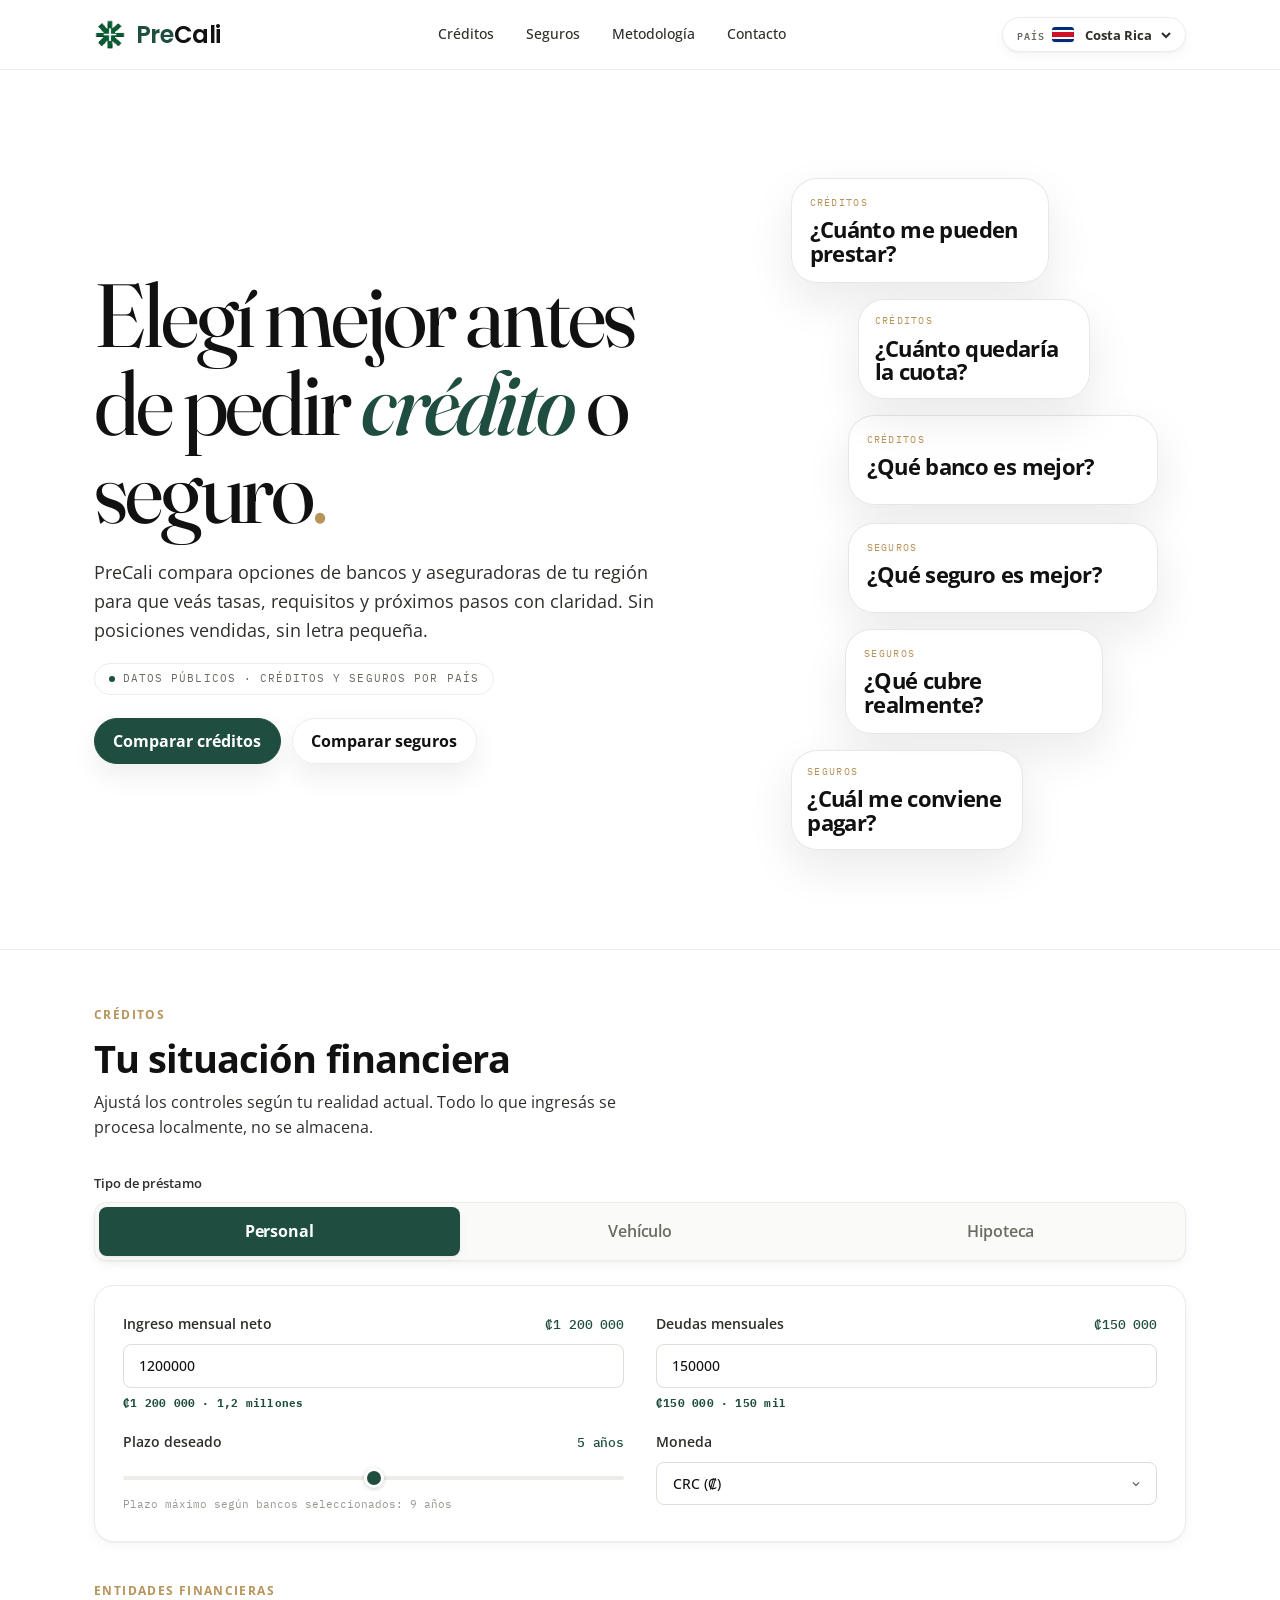
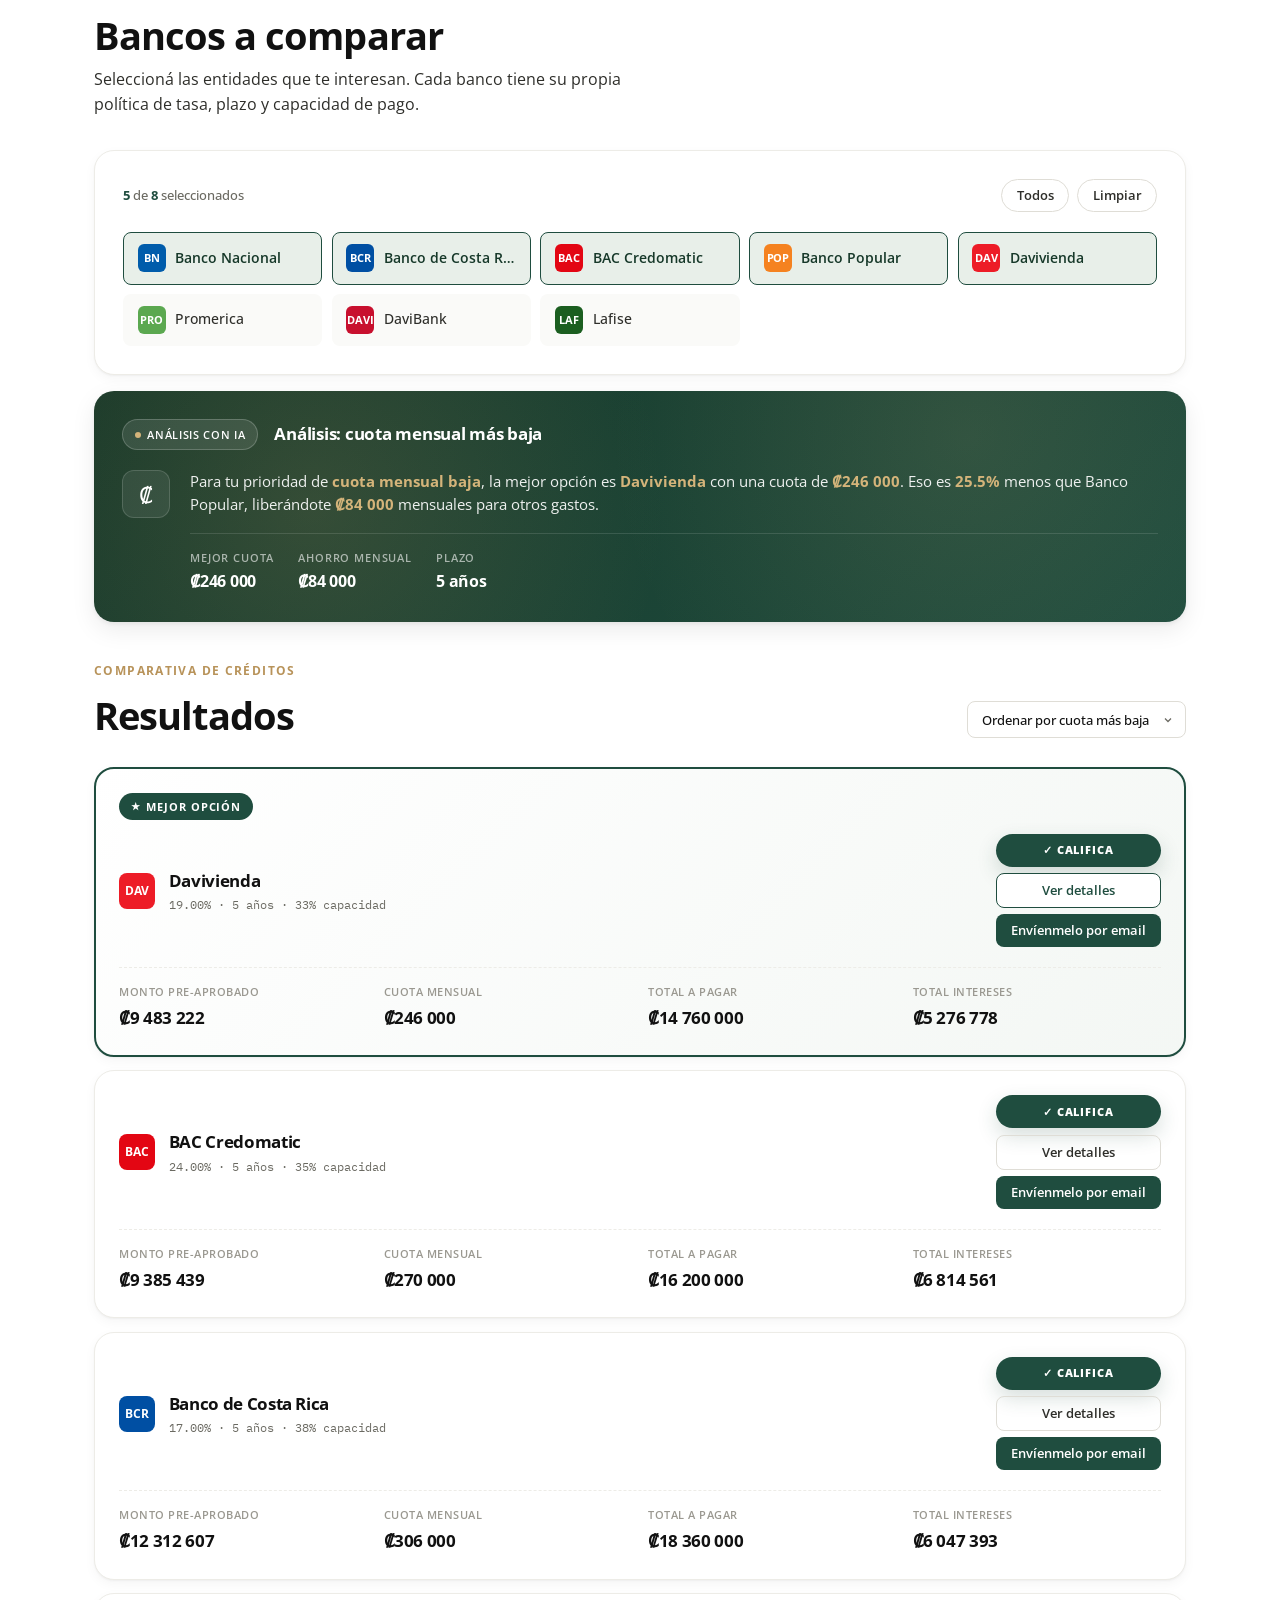
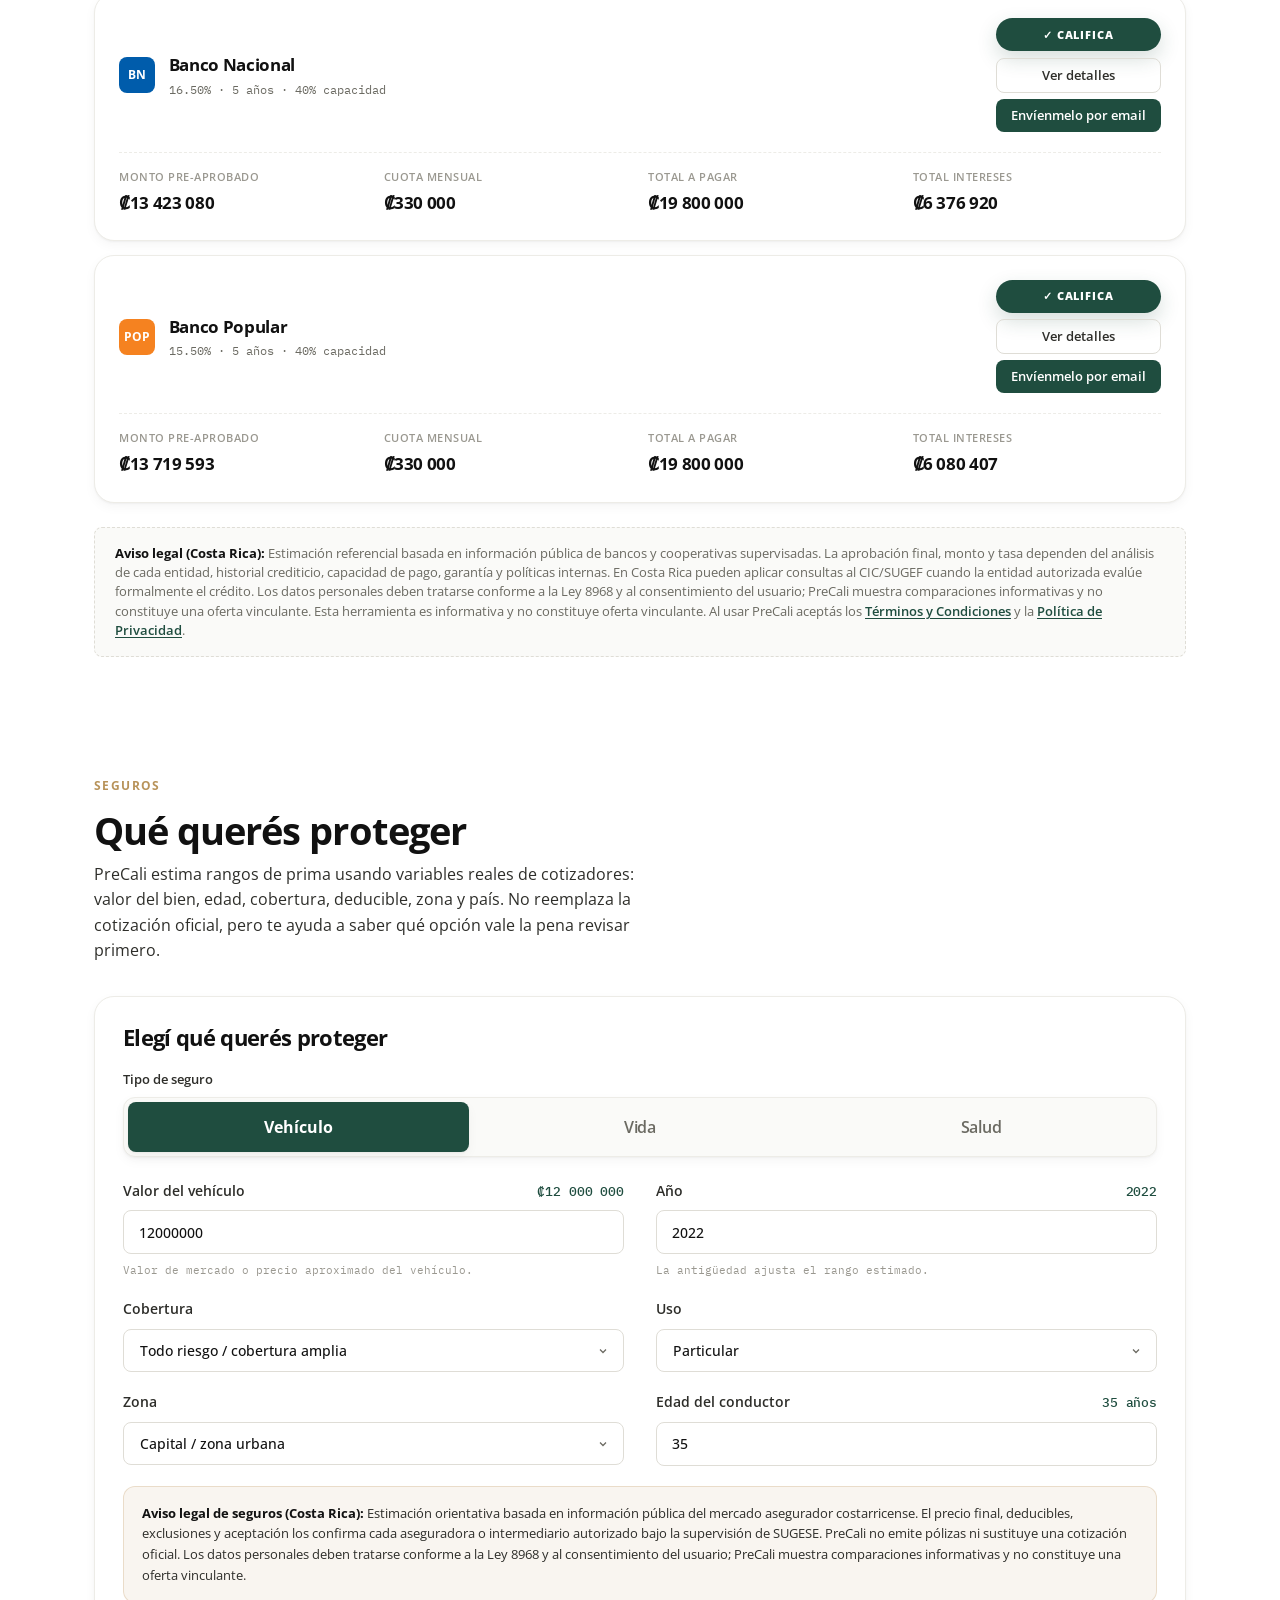
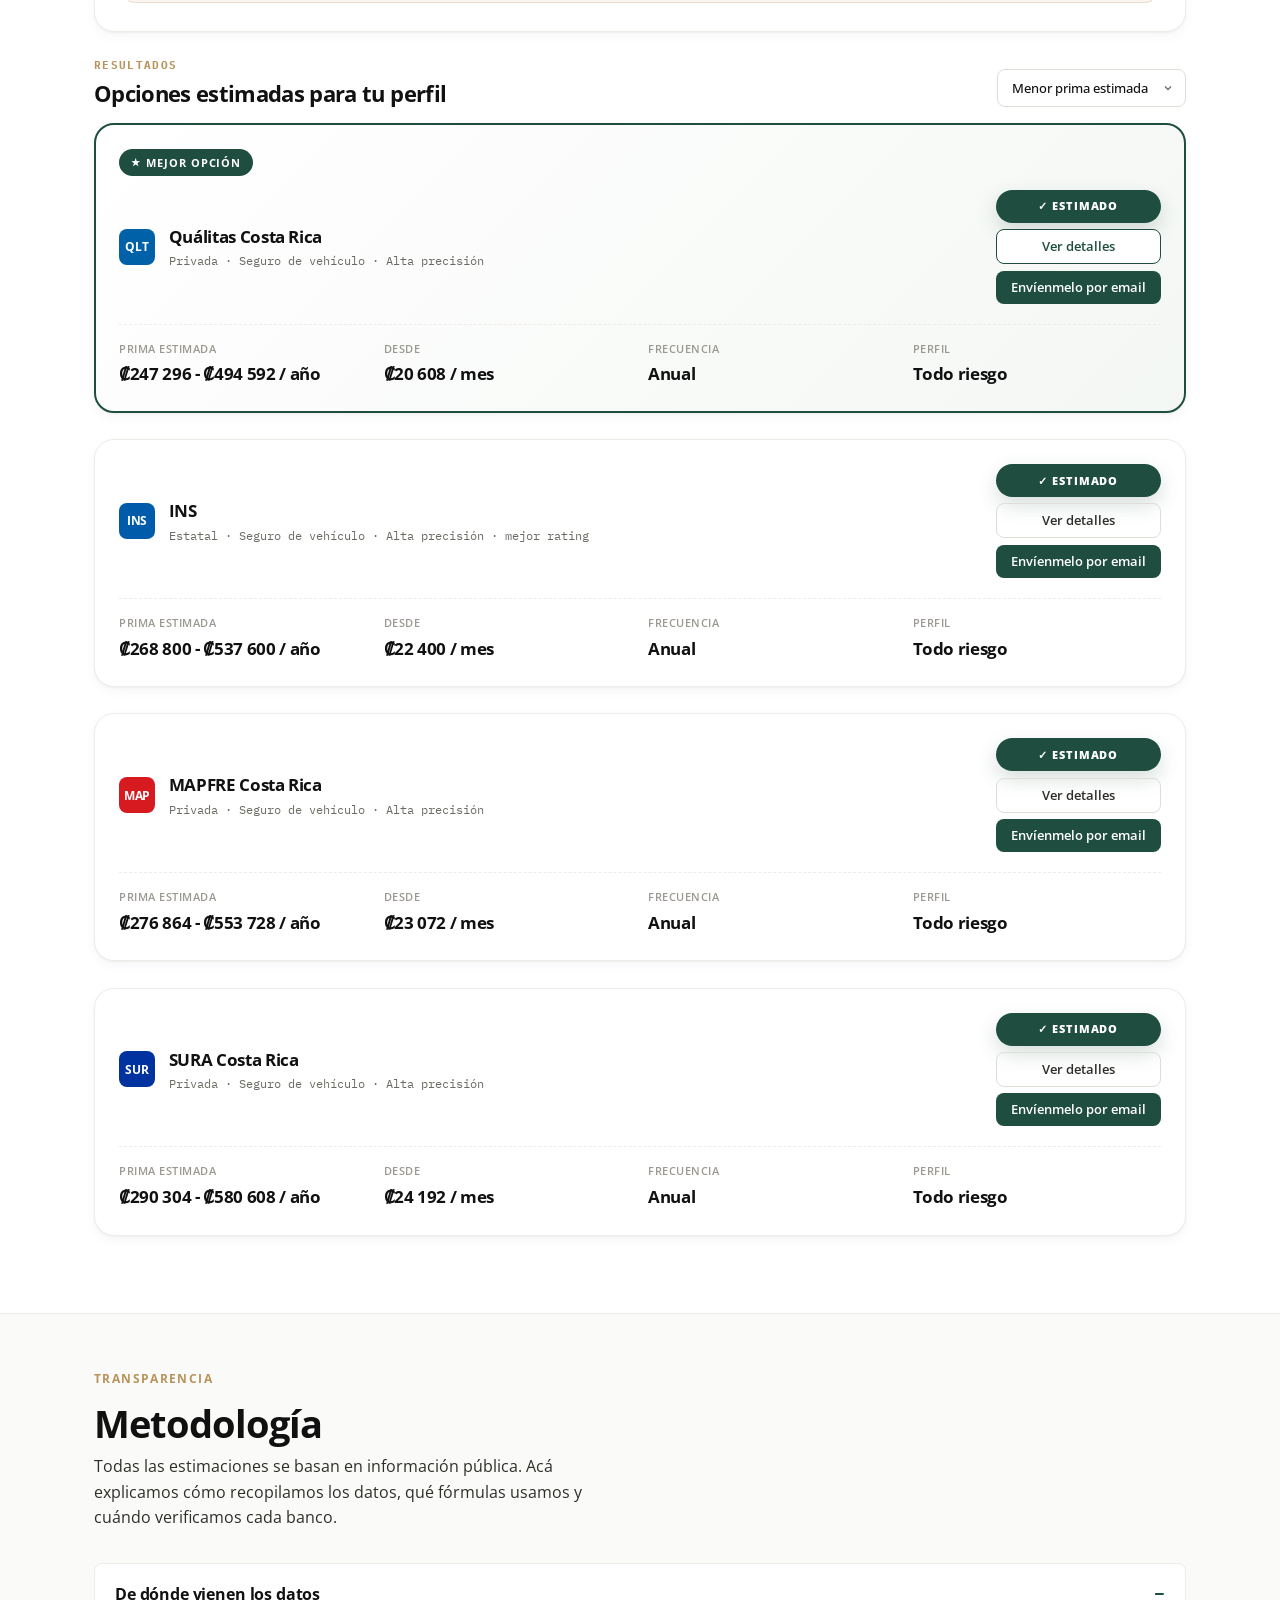
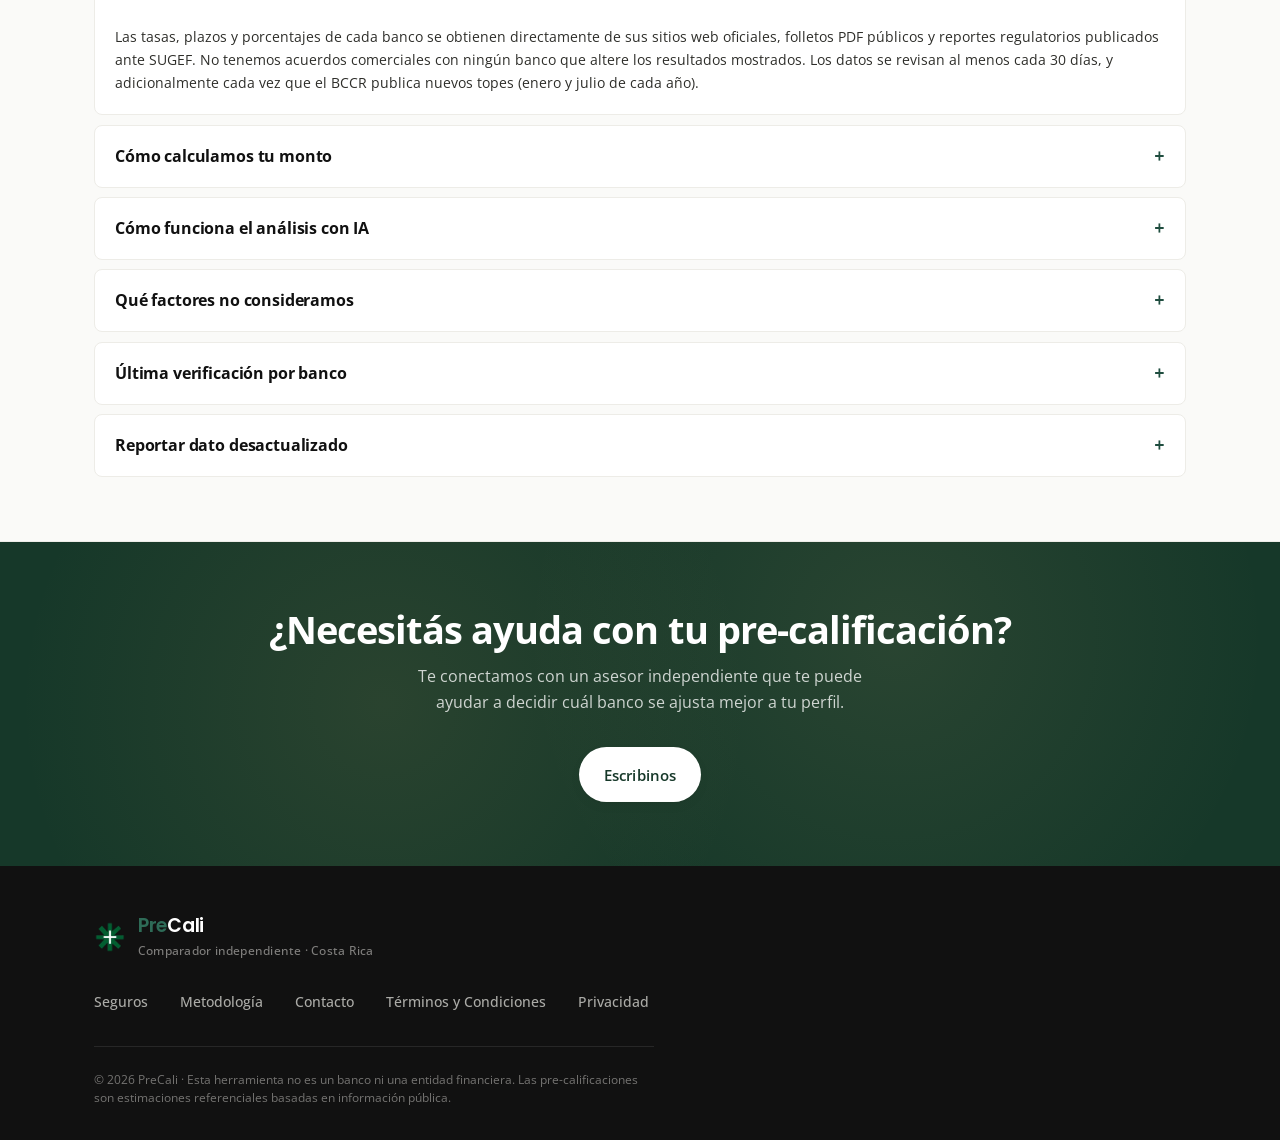
<file: index.html>
﻿<!DOCTYPE html>
<html lang="es-CR">
<head>
  <meta charset="UTF-8" />
  <meta name="viewport" content="width=device-width, initial-scale=1.0" />
  <title>PreCali — Compará créditos y seguros por país</title>
  <meta name="description" content="Pre-calificador financiero independiente. Compará préstamos personales, vehiculares e hipotecas entre los principales bancos de Costa Rica usando información pública oficial." />
  <meta name="keywords" content="préstamos Costa Rica, hipoteca, crédito vehicular, simulador, comparador bancos, BAC, BCR, Banco Nacional, Banco Popular, Davivienda, DaviBank, pre-calificación financiera" />
  <meta name="author" content="PreCali" />
  <meta name="robots" content="index, follow" />
  <meta name="theme-color" content="#1F4D3F" />

  <!-- Open Graph (Facebook, WhatsApp, LinkedIn) -->
  <meta property="og:type" content="website" />
  <meta property="og:title" content="PreCali — Compará préstamos de bancos en Costa Rica" />
  <meta property="og:description" content="Encontrá el banco que realmente te conviene. Una sola simulación, todas las opciones del mercado costarricense." />
  <meta property="og:image" content="favicon.png" />
  <meta property="og:locale" content="es_CR" />
  <meta property="og:site_name" content="PreCali" />

  <!-- Twitter Cards -->
  <meta name="twitter:card" content="summary_large_image" />
  <meta name="twitter:title" content="PreCali — Compará préstamos de bancos en Costa Rica" />
  <meta name="twitter:description" content="Encontrá el banco que realmente te conviene. Una sola simulación, todas las opciones del mercado costarricense." />
  <meta name="twitter:image" content="favicon.png" />

  <link rel="preconnect" href="https://fonts.googleapis.com" />
  <link rel="preconnect" href="https://fonts.gstatic.com" crossorigin />
  <link href="https://fonts.googleapis.com/css2?family=Fraunces:opsz,wght@9..144,400;9..144,500;9..144,600&family=Open+Sans:ital,wght@0,400;0,500;0,600;0,700;0,800;1,700;1,800&family=Poppins:wght@500;600;700&family=IBM+Plex+Mono:wght@400;500&display=swap" rel="stylesheet" />
  <link rel="stylesheet" href="styles.css?v=20260615-insurance-polish" />
  <link rel="icon" type="image/x-icon" href="favicon.ico" />
  <link rel="icon" type="image/png" sizes="32x32" href="favicon.png" />
  <link rel="icon" type="image/webp" href="favicon.webp" />
</head>
<body>

  <div class="scroll-progress" id="scroll-progress"></div>

  <!--
    Form oculto para que Netlify Forms detecte el formulario en build time.
    NOTA: Netlify NECESITA action, method y data-netlify="true" para detectarlo correctamente.
    El display:none lo oculta visualmente sin bloquear la detección (a diferencia de [hidden]).
    El form real se envía via JS desde el modal de captura de leads.
  -->
  <form name="lead-precalificacion" method="POST" data-netlify="true" data-netlify-honeypot="bot-field" style="display:none;">
    <input type="text" name="nombre" />
    <input type="text" name="apellido" />
    <input type="email" name="email" />
    <input type="text" name="banco" />
    <input type="text" name="tipo-prestamo" />
    <input type="text" name="monto" />
    <input type="text" name="cuota" />
    <input type="text" name="acepta-terminos" />
    <input type="text" name="acepta-marketing" />
    <input type="text" name="bot-field" />
  </form>

  <header class="site-header">
    <div class="container header-inner">
      <a href="#top" class="logo" onclick="window.scrollTo({top:0,behavior:'smooth'});event.preventDefault();" aria-label="PreCali — Ir al inicio">
        <picture>
          <source srcset="asterisco.webp" type="image/webp" />
          <img src="asterisco.png" alt="" class="logo-mark" />
        </picture>
        <span class="logo-text"><span class="logo-pre">Pre</span><span class="logo-cali">Cali</span></span>
      </a>
      <nav class="nav-links">
        <a href="#calculadora">Créditos</a>
        <a href="#seguros">Seguros</a>
        <a href="#metodologia">Metodología</a>
        <a href="#contacto">Contacto</a>
      </nav>
      <label class="country-select-wrap" aria-label="Seleccionar país">
        <span class="country-label">País</span>
        <span id="pais-bandera" class="country-flag">🇨🇷</span>
        <select id="pais" class="country-select">
          <option value="cr">Costa Rica</option>
          <option value="mx">México</option>
          <option value="gt">Guatemala</option>
          <option value="sv">El Salvador</option>
          <option value="hn">Honduras</option>
          <option value="ni">Nicaragua</option>
          <option value="pa">Panamá</option>
        </select>
      </label>
    </div>
  </header>

  <main>
    <section class="hero">
      <div class="container hero-inner">
        <div class="hero-copy">
          <h1 class="hero-title">
            Elegí mejor antes de pedir <em>crédito</em> o seguro<span class="cursor-blink">.</span>
          </h1>
          <p class="hero-sub">
            PreCali compara opciones de bancos y aseguradoras de tu región para que veás tasas,
            requisitos y próximos pasos con claridad. Sin posiciones vendidas, sin letra pequeña.
          </p>
          <div class="hero-eyebrow">
            <span class="dot"></span>
            <span>Datos públicos · créditos y seguros por país</span>
          </div>
          <div class="hero-actions" aria-label="Elegir qué comparar">
            <a href="#calculadora" class="hero-action hero-action-primary" data-flow-target="credito">
              Comparar créditos
            </a>
            <a href="#seguros" class="hero-action" data-flow-target="seguros">
              Comparar seguros
            </a>
          </div>
        </div>
        <div class="hero-orbit" aria-hidden="true">
          <div class="question-cloud question-cloud-large question-cloud-credit-main">
            <span>Créditos</span>
            <strong>¿Qué banco es mejor?</strong>
          </div>
          <div class="question-cloud question-cloud-medium question-cloud-credit-two">
            <span>Créditos</span>
            <strong>¿Cuánto me pueden prestar?</strong>
          </div>
          <div class="question-cloud question-cloud-small question-cloud-credit-three">
            <span>Créditos</span>
            <strong>¿Cuánto quedaría la cuota?</strong>
          </div>
          <div class="question-cloud question-cloud-large question-cloud-insurance-main">
            <span>Seguros</span>
            <strong>¿Qué seguro es mejor?</strong>
          </div>
          <div class="question-cloud question-cloud-medium question-cloud-insurance-two">
            <span>Seguros</span>
            <strong>¿Qué cubre realmente?</strong>
          </div>
          <div class="question-cloud question-cloud-small question-cloud-insurance-three">
            <span>Seguros</span>
            <strong>¿Cuál me conviene pagar?</strong>
          </div>
        </div>
      </div>
    </section>

    <section id="calculadora" class="calculator-section">
      <div class="container">
        <div class="section-eyebrow">Créditos</div>
        <h2 class="section-title">Tu situación financiera</h2>
        <p class="section-sub">Ajustá los controles según tu realidad actual. Todo lo que ingresás se procesa localmente, no se almacena.</p>

        <label class="tabs-label">Tipo de préstamo</label>
        <div class="loan-tabs">
          <button id="tab-personal" class="loan-tab active" data-tipo="personal">
            <span class="tab-label">Personal</span>
          </button>
          <button id="tab-vehiculo" class="loan-tab" data-tipo="vehiculo">
            <span class="tab-label">Vehículo</span>
          </button>
          <button id="tab-hipoteca" class="loan-tab" data-tipo="hipoteca">
            <span class="tab-label">Hipoteca</span>
          </button>
        </div>

        <div class="card form-card">
          <div class="form-grid">
            <div class="field">
              <div class="field-header">
                <label>Ingreso mensual neto</label>
                <span id="o-ingreso" class="field-value">₡1,200,000</span>
              </div>
              <input type="number" id="ingreso" class="input-text amount-input" min="0" max="10000000" step="100000" value="1200000" inputmode="numeric" />
              <div id="h-ingreso" class="field-hint amount-helper">₡1 200 000 · 1.2 millones</div>
            </div>

            <div class="field">
              <div class="field-header">
                <label>Deudas mensuales</label>
                <span id="o-deudas" class="field-value">₡150,000</span>
              </div>
              <input type="number" id="deudas" class="input-text amount-input" min="0" max="10000000" step="50000" value="150000" inputmode="numeric" />
              <div id="h-deudas" class="field-hint amount-helper">₡150 000 · 150 mil</div>
            </div>

            <div class="field">
              <div class="field-header">
                <label>Plazo deseado</label>
                <span id="o-plazo" class="field-value">5 años</span>
              </div>
              <input type="range" id="plazo" min="1" max="10" step="1" value="5" />
              <div id="plazo-hint" class="field-hint"></div>
            </div>

            <div class="field">
              <label class="field-label-block">Moneda</label>
              <select id="moneda" class="select">
                <option value="crc">Colones (₡)</option>
                <option value="usd">Dólares ($)</option>
              </select>
            </div>

            <div id="prima-row" class="field field-full" style="display: none;">
              <div class="field-header">
                <label>Prima / enganche disponible</label>
                <span id="o-prima" class="field-value">₡5,000,000</span>
              </div>
              <input type="number" id="prima" class="input-text amount-input" min="0" max="50000000" step="500000" value="5000000" inputmode="numeric" />
              <div id="h-prima" class="field-hint amount-helper">₡5 000 000 · 5 millones</div>
            </div>
          </div>
        </div>

        <div id="bancos" class="anchor-scroll"></div>
        <div class="section-eyebrow" style="margin-top: 2.5rem;">Entidades financieras</div>
        <h2 class="section-title">Bancos a comparar</h2>
        <p class="section-sub">Seleccioná las entidades que te interesan. Cada banco tiene su propia política de tasa, plazo y capacidad de pago.</p>

        <div class="card banks-card">
          <div class="banks-header">
            <span class="banks-counter"><span id="count-sel">5</span> de <span id="count-total">8</span> seleccionados</span>
            <div class="banks-actions">
              <button onclick="selectAll(true)" class="btn-ghost">Todos</button>
              <button onclick="selectAll(false)" class="btn-ghost">Limpiar</button>
            </div>
          </div>
          <div id="banks-grid" class="banks-grid"></div>
        </div>

        <div id="ai-card" class="ai-card" style="display:none;">
          <div class="ai-card-bg"></div>
          <div class="ai-card-content">
            <div class="ai-header">
              <div class="ai-badge">
                <span class="ai-pulse"></span>
                <span>Análisis con IA</span>
              </div>
              <span id="ai-title" class="ai-title">Análisis inteligente</span>
            </div>
            <div class="ai-body">
              <div class="ai-icon-wrap">
                <span id="ai-icon" class="ai-icon">⚖️</span>
              </div>
              <div class="ai-content">
                <p id="ai-text" class="ai-text"></p>
                <div id="ai-meta" class="ai-meta"></div>
              </div>
            </div>
          </div>
        </div>

        <div class="section-eyebrow" style="margin-top: 2.5rem;">Comparativa de créditos</div>
        <div class="results-header">
          <h2 class="section-title">Resultados</h2>
          <select id="orden" class="select select-sm">
            <option value="cuota">Ordenar por cuota más baja</option>
            <option value="tasa">Ordenar por menor tasa</option>
            <option value="monto">Ordenar por mayor monto</option>
            <option value="total">Ordenar por menor total</option>
          </select>
        </div>

        <div id="results"></div>

        <div id="credit-legal-notice" class="disclaimer-box">
          <strong>Aviso legal:</strong> Estimación referencial basada en información pública de los bancos. La aprobación final, monto y tasa exacta dependen del análisis crediticio de cada entidad (CIC, scoring SUGEF, antigüedad laboral). Esta herramienta no constituye una oferta vinculante. Al usar PreCali aceptás los <a href="terminos.html">Términos y Condiciones</a> y la <a href="privacidad.html">Política de Privacidad</a>.
        </div>
      </div>
    </section>

    <section id="seguros" class="insurance-section">
      <div class="container">
        <div class="section-eyebrow">Seguros</div>
        <h2 class="section-title">Qué querés proteger</h2>
        <p class="section-sub">PreCali estima rangos de prima usando variables reales de cotizadores: valor del bien, edad, cobertura, deducible, zona y país. No reemplaza la cotización oficial, pero te ayuda a saber qué opción vale la pena revisar primero.</p>

        <div class="insurance-tool card">
          <div class="insurance-tool-head">
            <div>
              <h3>Elegí qué querés proteger</h3>
            </div>
          </div>

          <label class="tabs-label">Tipo de seguro</label>
          <div class="insurance-tabs" role="tablist" aria-label="Tipo de seguro">
            <button type="button" class="insurance-tab active" data-insurance-type="auto">
              <span class="tab-label">Vehículo</span>
            </button>
            <button type="button" class="insurance-tab" data-insurance-type="vida">
              <span class="tab-label">Vida</span>
            </button>
            <button type="button" class="insurance-tab" data-insurance-type="salud">
              <span class="tab-label">Salud</span>
            </button>
          </div>

          <form id="insurance-form" class="insurance-form" autocomplete="off">
            <div class="form-grid insurance-fields" data-insurance-fields="auto">
              <div class="field">
                <div class="field-header"><label for="ins-auto-valor">Valor del vehículo</label><span class="field-value" id="ins-auto-valor-label">₡12 000 000</span></div>
                <input type="number" id="ins-auto-valor" class="input-text" min="1000" step="1000" value="12000000" />
                <div class="field-hint">Valor de mercado o precio aproximado del vehículo.</div>
              </div>
              <div class="field">
                <div class="field-header"><label for="ins-auto-anio">Año</label><span class="field-value" id="ins-auto-anio-label">2022</span></div>
                <input type="number" id="ins-auto-anio" class="input-text" min="1990" max="2026" step="1" value="2022" />
                <div class="field-hint">La antigüedad ajusta el rango estimado.</div>
              </div>
              <div class="field">
                <label class="field-label-block" for="ins-auto-cobertura">Cobertura</label>
                <select id="ins-auto-cobertura" class="select">
                  <option value="basico">Básica / responsabilidad civil</option>
                  <option value="intermedio">Intermedia / terceros completo</option>
                  <option value="amplio" selected>Todo riesgo / cobertura amplia</option>
                </select>
              </div>
              <div class="field">
                <label class="field-label-block" for="ins-auto-uso">Uso</label>
                <select id="ins-auto-uso" class="select">
                  <option value="particular" selected>Particular</option>
                  <option value="comercial">Comercial</option>
                  <option value="plataforma">Plataformas / reparto</option>
                </select>
              </div>
              <div class="field">
                <label class="field-label-block" for="ins-auto-zona">Zona</label>
                <select id="ins-auto-zona" class="select">
                  <option value="capital" selected>Capital / zona urbana</option>
                  <option value="interior">Interior del país</option>
                  <option value="alto_riesgo">Zona de mayor riesgo</option>
                </select>
              </div>
              <div class="field">
                <div class="field-header"><label for="ins-auto-edad">Edad del conductor</label><span class="field-value" id="ins-auto-edad-label">35 años</span></div>
                <input type="number" id="ins-auto-edad" class="input-text" min="18" max="85" step="1" value="35" />
              </div>
            </div>

            <div class="form-grid insurance-fields" data-insurance-fields="vida" hidden>
              <div class="field">
                <div class="field-header"><label for="ins-vida-edad">Edad del asegurado</label><span class="field-value" id="ins-vida-edad-label">35 años</span></div>
                <input type="number" id="ins-vida-edad" class="input-text" min="18" max="75" step="1" value="35" />
              </div>
              <div class="field">
                <div class="field-header"><label for="ins-vida-suma">Suma asegurada</label><span class="field-value" id="ins-vida-suma-label">$50 000</span></div>
                <input type="number" id="ins-vida-suma" class="input-text" min="5000" step="5000" value="50000" />
                <div class="field-hint">Ingresá el monto en dólares o equivalente.</div>
              </div>
              <div class="field">
                <label class="field-label-block" for="ins-vida-fumador">Fumador</label>
                <select id="ins-vida-fumador" class="select"><option value="no" selected>No fumador</option><option value="si">Fumador</option></select>
              </div>
              <div class="field">
                <label class="field-label-block" for="ins-vida-plazo">Plazo</label>
                <select id="ins-vida-plazo" class="select"><option value="10">10 años</option><option value="20" selected>20 años</option><option value="30">30 años</option></select>
              </div>
            </div>

            <div class="form-grid insurance-fields" data-insurance-fields="salud" hidden>
              <div class="field">
                <div class="field-header"><label for="ins-salud-edad">Edad del asegurado</label><span class="field-value" id="ins-salud-edad-label">35 años</span></div>
                <input type="number" id="ins-salud-edad" class="input-text" min="0" max="80" step="1" value="35" />
              </div>
              <div class="field">
                <label class="field-label-block" for="ins-salud-plan">Nivel del plan</label>
                <select id="ins-salud-plan" class="select"><option value="basico">Básico</option><option value="intermedio" selected>Intermedio</option><option value="premium">Premium / internacional</option></select>
              </div>
              <div class="field">
                <label class="field-label-block" for="ins-salud-deducible">Deducible preferido</label>
                <select id="ins-salud-deducible" class="select"><option value="bajo">Bajo</option><option value="medio" selected>Medio</option><option value="alto">Alto</option></select>
              </div>
              <div class="field">
                <label class="field-label-block" for="ins-salud-modalidad">Modalidad</label>
                <select id="ins-salud-modalidad" class="select"><option value="individual" selected>Individual</option><option value="familiar">Familiar</option></select>
              </div>
              <div class="field field-full">
                <label class="field-label-block" for="ins-salud-red">Red médica</label>
                <select id="ins-salud-red" class="select"><option value="local" selected>Local</option><option value="regional">Regional</option><option value="internacional">Internacional</option></select>
              </div>
            </div>
          </form>

          <div id="insurance-legal-notice" class="insurance-disclaimer"><strong>Estimación orientativa:</strong> las aseguradoras usan tablas actuariales privadas. PreCali aproxima rangos con información pública y variables típicas de cotizadores oficiales; el precio final lo confirma cada aseguradora.</div>
        </div>

        <div class="insurance-results-head">
          <div><div class="section-eyebrow">Resultados</div><h3>Opciones estimadas para tu perfil</h3></div>
          <select id="insurance-sort" class="select select-sm" aria-label="Ordenar seguros"><option value="precio">Menor prima estimada</option><option value="rating">Mejor rating / fortaleza</option></select>
        </div>
        <div id="insurance-results" class="insurance-results"></div>
      </div>
    </section>

    <section id="metodologia" class="methodology-section">
      <div class="container">
        <div class="section-eyebrow">Transparencia</div>
        <h2 class="section-title">Metodología</h2>
        <p class="section-sub">Todas las estimaciones se basan en información pública. Acá explicamos cómo recopilamos los datos, qué fórmulas usamos y cuándo verificamos cada banco.</p>

        <div class="methodology-grid">
          <details class="metodologia" open>
            <summary>De dónde vienen los datos</summary>
            <div class="meto-body">
              Las tasas, plazos y porcentajes de cada banco se obtienen directamente de sus sitios web oficiales, folletos PDF públicos y reportes regulatorios publicados ante SUGEF. No tenemos acuerdos comerciales con ningún banco que altere los resultados mostrados. Los datos se revisan al menos cada 30 días, y adicionalmente cada vez que el BCCR publica nuevos topes (enero y julio de cada año).
            </div>
          </details>

          <details class="metodologia">
            <summary>Cómo calculamos tu monto</summary>
            <div class="meto-body">
              Aplicamos el sistema francés de amortización, el mismo que utilizan los bancos costarricenses. La fórmula es: <code>cuota = monto × i / (1 − (1 + i)<sup>−n</sup>)</code>, donde <em>i</em> es la tasa mensual y <em>n</em> el número de cuotas. Cada banco define su propio porcentaje máximo de capacidad de pago (28%-40%), tasa nominal y plazo máximo. Para vehículo e hipoteca aplicamos el límite de financiamiento sobre el valor del bien (80%-95%).
            </div>
          </details>

          <details class="metodologia">
            <summary>Cómo funciona el análisis con IA</summary>
            <div class="meto-body">
              El módulo de Análisis Inteligente evalúa todos los bancos seleccionados según el criterio que elijas en el filtro. No es solo el primer banco de la lista: analizamos brechas relativas entre opciones, identificamos puntos de equilibrio (un banco con cuota mayor pero ahorro significativo en intereses, por ejemplo) y traducimos los números a una recomendación contextual. La IA da el análisis para que decidás con información clara.
            </div>
          </details>

          <details class="metodologia">
            <summary>Qué factores no consideramos</summary>
            <div class="meto-body">
              No incluimos: tu historial CIC (Centro de Información Crediticia de SUGEF), antigüedad laboral, sector donde trabajás, score interno con el banco, ni descuentos especiales por ser cliente afiliado o empleado de planilla. Estos factores pueden hacer que tu oferta real sea mejor o peor que nuestra estimación.
            </div>
          </details>

          <details class="metodologia">
            <summary>Última verificación por banco</summary>
            <div class="meto-body">
              <div id="verificaciones" class="verif-grid"></div>
            </div>
          </details>

          <details class="metodologia">
            <summary>Reportar dato desactualizado</summary>
            <div class="meto-body">
              Si detectaste que una tasa, plazo o condición de algún banco está desactualizada, escribinos a <a href="mailto:datos@precali.net">datos@precali.net</a> con un enlace al sitio oficial. Verificamos en menos de 48 horas.
            </div>
          </details>
        </div>
      </div>
    </section>

    <section id="contacto" class="cta-section">
      <div class="container">
        <h2 class="cta-title">¿Necesitás ayuda con tu pre-calificación?</h2>
        <p class="cta-sub">Te conectamos con un asesor independiente que te puede ayudar a decidir cuál banco se ajusta mejor a tu perfil.</p>
        <a href="mailto:hola@precali.net" class="btn-primary">Escribinos</a>
      </div>
    </section>
  </main>

  <footer class="site-footer">
    <div class="container footer-inner">
      <div class="footer-brand">
        <picture>
          <source srcset="asterisco.webp" type="image/webp" />
          <img src="asterisco.png" alt="" class="logo-mark" />
        </picture>
        <div>
          <div class="logo-text"><span class="logo-pre">Pre</span><span class="logo-cali">Cali</span></div>
          <div class="footer-tag">Comparador independiente · Costa Rica</div>
        </div>
      </div>
      <div class="footer-links">
        <a href="#seguros">Seguros</a>
        <a href="#metodologia">Metodología</a>
        <a href="#contacto">Contacto</a>
        <a href="terminos.html">Términos y Condiciones</a>
        <a href="privacidad.html">Privacidad</a>
      </div>
      <div class="footer-legal">
        <p>© 2026 PreCali · Esta herramienta no es un banco ni una entidad financiera. Las pre-calificaciones son estimaciones referenciales basadas en información pública.</p>
      </div>
    </div>
  </footer>

  <div id="modal-host"></div>

  <button class="back-to-top" id="back-to-top" type="button" aria-label="Volver arriba">
    <span aria-hidden="true">↑</span>
    <span>Arriba</span>
  </button>

  <script src="data.js?v=20260615-insurance-polish"></script>
  <script src="data-aseguradoras.js?v=20260615-insurance-polish"></script>
  <script src="app.js?v=20260615-insurance-polish"></script>
  <script src="seguros.js?v=20260615-insurance-polish"></script>
</body>
</html>
</file>
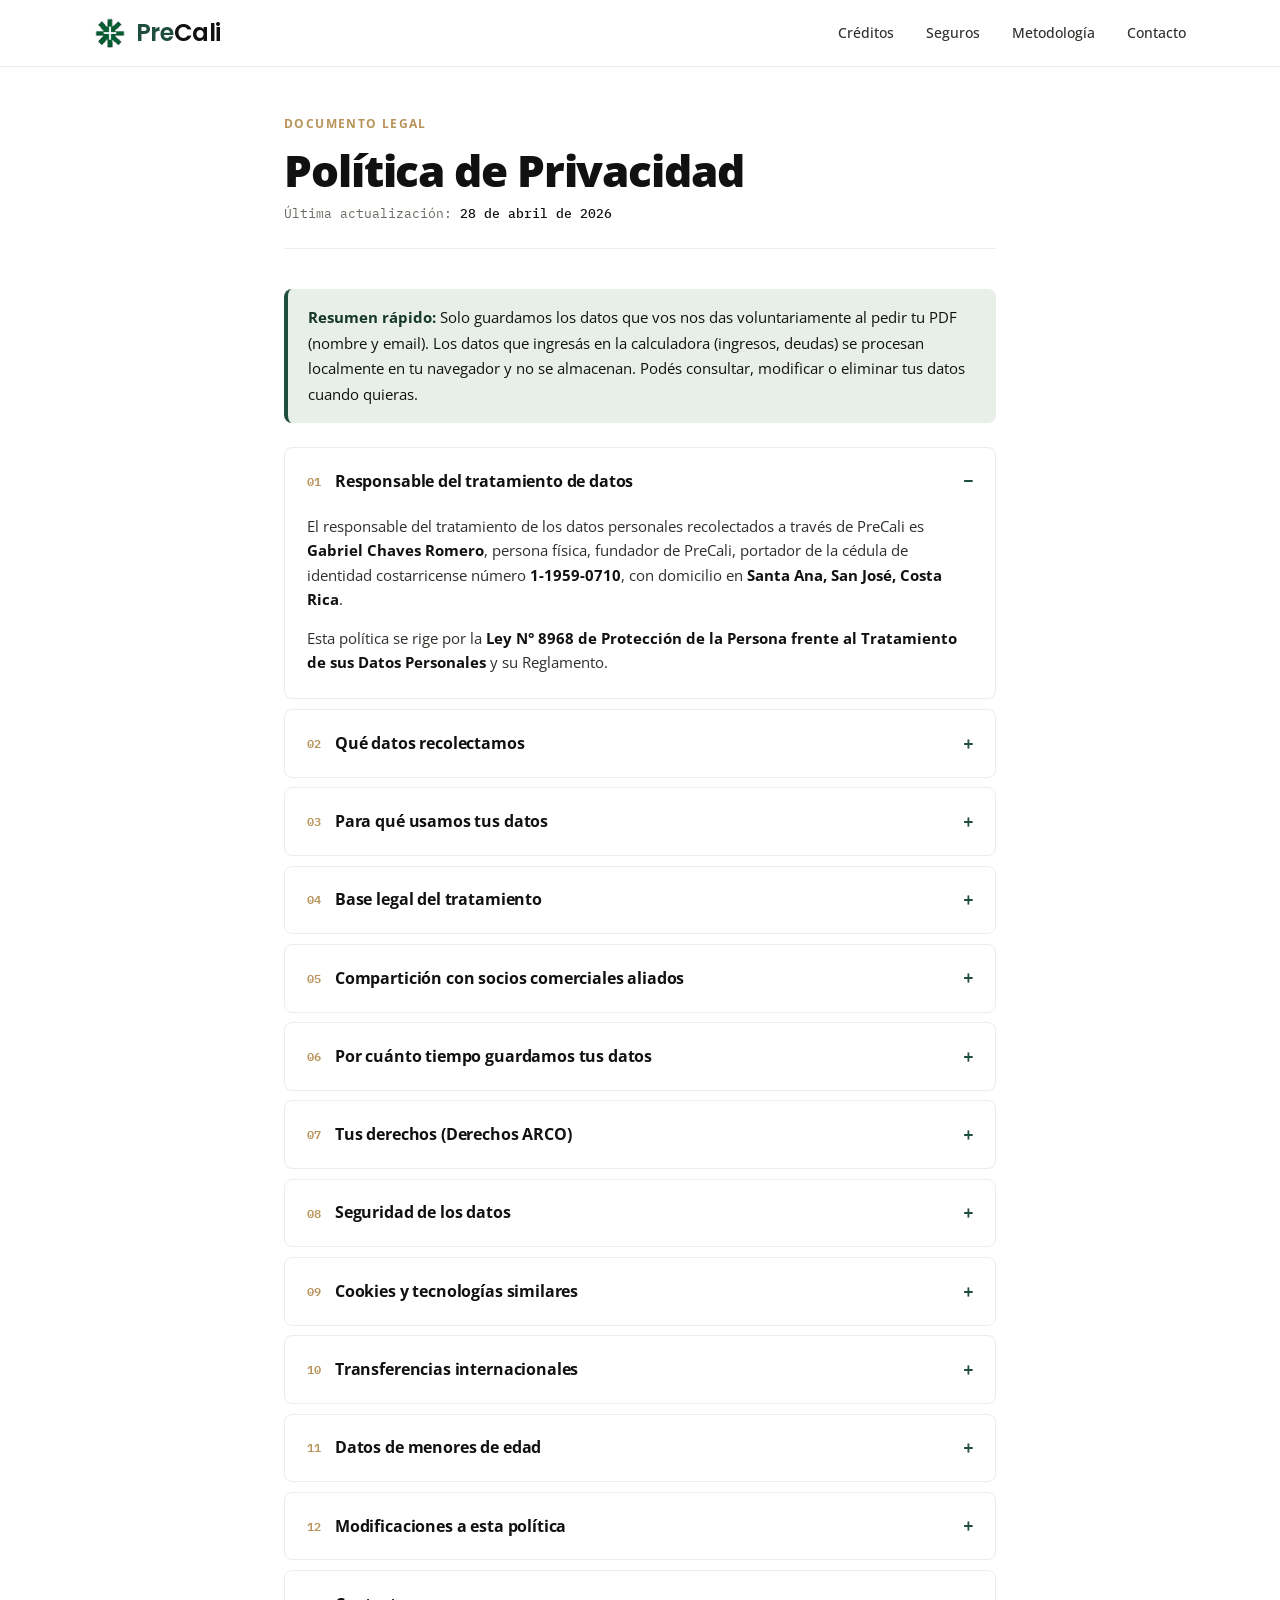
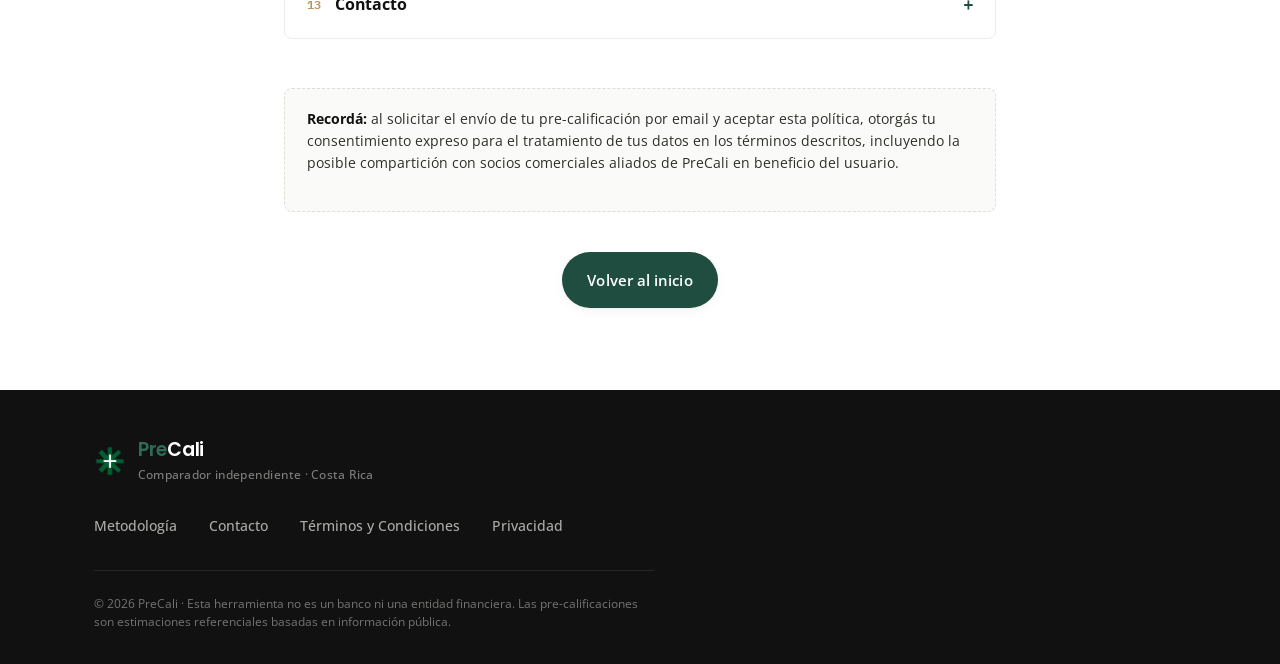
<file: privacidad.html>
<!DOCTYPE html>
<html lang="es-CR">
<head>
  <meta charset="UTF-8" />
  <meta name="viewport" content="width=device-width, initial-scale=1.0" />
  <title>Política de Privacidad — PreCali</title>
  <meta name="description" content="Política de Privacidad de PreCali. Cómo recolectamos, usamos y protegemos tus datos según la Ley 8968 de Costa Rica." />
  <meta name="robots" content="index, follow" />
  <meta name="theme-color" content="#1F4D3F" />
  <link rel="preconnect" href="https://fonts.googleapis.com" />
  <link rel="preconnect" href="https://fonts.gstatic.com" crossorigin />
  <link href="https://fonts.googleapis.com/css2?family=Fraunces:opsz,wght@9..144,400;9..144,500;9..144,600&family=Open+Sans:ital,wght@0,400;0,500;0,600;0,700;0,800;1,700;1,800&family=Poppins:wght@500;600;700&family=IBM+Plex+Mono:wght@400;500&display=swap" rel="stylesheet" />
  <link rel="stylesheet" href="styles.css" />
  <link rel="icon" type="image/x-icon" href="favicon.ico" />
  <link rel="icon" type="image/png" sizes="32x32" href="favicon.png" />
  <link rel="icon" type="image/webp" href="favicon.webp" />
</head>
<body>

  <header class="site-header">
    <div class="container header-inner">
      <a href="index.html" class="logo" aria-label="PreCali — Volver al inicio">
        <picture>
          <source srcset="asterisco.webp" type="image/webp" />
          <img src="asterisco.png" alt="" class="logo-mark" />
        </picture>
        <span class="logo-text"><span class="logo-pre">Pre</span><span class="logo-cali">Cali</span></span>
      </a>
      <nav class="nav-links">
        <a href="index.html#calculadora">Créditos</a>
        <a href="index.html#seguros">Seguros</a>
        <a href="index.html#metodologia">Metodología</a>
        <a href="index.html#contacto">Contacto</a>
      </nav>
    </div>
  </header>

  <main>
    <section class="legal-section">
      <div class="container container-narrow">
        <div class="section-eyebrow">Documento legal</div>
        <h1 class="legal-title">Política de Privacidad</h1>
        <p class="legal-meta">Última actualización: <strong>28 de abril de 2026</strong></p>

        <div class="legal-content">
<div class="legal-highlight">
            <strong>Resumen rápido:</strong> Solo guardamos los datos que vos nos das voluntariamente al pedir tu PDF (nombre y email). Los datos que ingresás en la calculadora (ingresos, deudas) se procesan localmente en tu navegador y no se almacenan. Podés consultar, modificar o eliminar tus datos cuando quieras.
          </div>

<div class="legal-accordions">

<details class="metodologia legal-accordion" open>
  <summary><span class="accordion-num">01</span><span class="accordion-title">Responsable del tratamiento de datos</span></summary>
  <div class="meto-body legal-accordion-body"><p>
            El responsable del tratamiento de los datos personales recolectados a través de PreCali es <strong>Gabriel Chaves Romero</strong>, persona física, fundador de PreCali, portador de la cédula de identidad costarricense número <strong>1-1959-0710</strong>, con domicilio en <strong>Santa Ana, San José, Costa Rica</strong>.
          </p>
          <p>
            Esta política se rige por la <strong>Ley N° 8968 de Protección de la Persona frente al Tratamiento de sus Datos Personales</strong> y su Reglamento.
          </p></div>
</details>

<details class="metodologia legal-accordion">
  <summary><span class="accordion-num">02</span><span class="accordion-title">Qué datos recolectamos</span></summary>
  <div class="meto-body legal-accordion-body"><p>
            PreCali recolecta únicamente los datos que vos proporcionás de forma voluntaria al solicitar el envío del detalle de tu pre-calificación por correo electrónico. Estos son:
          </p>
          <ul>
            <li><strong>Nombre y apellido</strong></li>
            <li><strong>Correo electrónico</strong></li>
            <li><strong>Resumen de tu simulación</strong> (banco seleccionado, tipo de préstamo, monto y cuota estimada)</li>
          </ul>
          <p>
            <strong>Datos que NO recolectamos ni almacenamos:</strong>
          </p>
          <ul>
            <li>Tu ingreso mensual, deudas, prima u otros datos financieros que ingresás en la calculadora — estos se procesan localmente en tu navegador y nunca se envían a nuestros servidores</li>
            <li>Número de cédula, número de cuenta bancaria, ni cualquier otro dato sensible</li>
            <li>Información biométrica, de salud, religiosa, política o sindical</li>
          </ul></div>
</details>

<details class="metodologia legal-accordion">
  <summary><span class="accordion-num">03</span><span class="accordion-title">Para qué usamos tus datos</span></summary>
  <div class="meto-body legal-accordion-body"><p>
            Los datos que recolectamos se usan exclusivamente para los siguientes fines:
          </p>
          <ul>
            <li><strong>Envío del PDF solicitado</strong> con el detalle de tu pre-calificación, glosario y tabla de amortización</li>
            <li><strong>Comunicaciones comerciales</strong> sobre actualizaciones de tasas y nuevas funciones de PreCali (solo si optaste por recibirlas)</li>
            <li><strong>Compartición con socios comerciales aliados</strong>, conforme al detalle de la sección 5 de esta política</li>
            <li><strong>Cumplimiento de obligaciones legales</strong> que pudieran corresponder</li>
          </ul></div>
</details>

<details class="metodologia legal-accordion">
  <summary><span class="accordion-num">04</span><span class="accordion-title">Base legal del tratamiento</span></summary>
  <div class="meto-body legal-accordion-body"><p>
            El tratamiento de tus datos personales se basa en tu <strong>consentimiento expreso, libre, informado e inequívoco</strong>, otorgado al marcar el checkbox de aceptación de estos Términos y Condiciones y Política de Privacidad al solicitar tu PDF.
          </p>
          <p>
            Conforme al artículo 5 de la Ley 8968, este consentimiento es revocable en cualquier momento, sin que ello afecte la legalidad del tratamiento previo a la revocación.
          </p></div>
</details>

<details class="metodologia legal-accordion">
  <summary><span class="accordion-num">05</span><span class="accordion-title">Compartición con socios comerciales aliados</span></summary>
  <div class="meto-body legal-accordion-body"><div class="legal-highlight legal-highlight-important">
            <strong>Esto es importante, leelo con atención.</strong>
          </div>
          <p>
            PreCali puede compartir tus datos personales (nombre, correo electrónico y resumen de tu pre-calificación) con <strong>asesores financieros independientes y socios comerciales aliados</strong>, con el único propósito de brindarte ofertas personalizadas que se ajusten a tu perfil financiero y necesidades crediticias.
          </p>
          <p>
            Esta compartición se realiza siempre <strong>en beneficio del usuario</strong> y solo cuando dicha información pueda derivar en una oferta concreta y útil para tus necesidades.
          </p>
          <p>
            <strong>Al aceptar esta Política de Privacidad, otorgás tu consentimiento expreso e informado</strong> para esta compartición, conforme al artículo 5 de la Ley 8968.
          </p>
          <p>
            Los socios comerciales aliados con los que podemos compartir tus datos:
          </p>
          <ul>
            <li>Asesores financieros independientes registrados en Costa Rica</li>
            <li>Entidades financieras y crediticias del mercado costarricense</li>
            <li>Plataformas de servicios financieros aliadas que cumplan con la normativa vigente</li>
          </ul>
          <p>
            <strong>Garantías para el usuario:</strong>
          </p>
          <ul>
            <li>Solo se comparten los datos mínimos necesarios para que el aliado pueda ofrecerte una opción concreta</li>
            <li>Cada socio aliado debe cumplir con la normativa de protección de datos vigente</li>
            <li>Podés revocar este consentimiento en cualquier momento escribiendo a <a href="mailto:privacidad@precali.net">privacidad@precali.net</a></li>
            <li>La revocación no afecta la legalidad del tratamiento previo</li>
          </ul></div>
</details>

<details class="metodologia legal-accordion">
  <summary><span class="accordion-num">06</span><span class="accordion-title">Por cuánto tiempo guardamos tus datos</span></summary>
  <div class="meto-body legal-accordion-body"><p>
            Conservamos tus datos durante el tiempo necesario para cumplir con los fines descritos en esta política, o hasta que solicités su eliminación. Concretamente:
          </p>
          <ul>
            <li><strong>Datos de leads:</strong> hasta 24 meses desde tu última interacción con PreCali</li>
            <li><strong>Datos compartidos con aliados:</strong> según las políticas de retención de cada aliado</li>
            <li><strong>Solicitudes de revocación:</strong> mantenemos registro de la revocación por motivos legales</li>
          </ul></div>
</details>

<details class="metodologia legal-accordion">
  <summary><span class="accordion-num">07</span><span class="accordion-title">Tus derechos (Derechos ARCO)</span></summary>
  <div class="meto-body legal-accordion-body"><p>
            Conforme a la Ley 8968, tenés derecho a:
          </p>
          <ul>
            <li><strong>Acceso:</strong> conocer qué datos tenemos sobre vos y cómo los usamos</li>
            <li><strong>Rectificación:</strong> corregir datos inexactos o incompletos</li>
            <li><strong>Cancelación / Eliminación:</strong> solicitar la eliminación de tus datos cuando ya no sean necesarios</li>
            <li><strong>Oposición:</strong> oponerte al tratamiento de tus datos para fines específicos</li>
            <li><strong>Revocación del consentimiento:</strong> retirar el consentimiento previamente otorgado</li>
            <li><strong>Portabilidad:</strong> recibir tus datos en formato estructurado para transferirlos a otro responsable</li>
          </ul>
          <p>
            Para ejercer cualquiera de estos derechos, escribinos a <strong><a href="mailto:privacidad@precali.net">privacidad@precali.net</a></strong> indicando claramente cuál derecho querés ejercer y adjuntando una copia de tu cédula para verificar tu identidad. Responderemos en un plazo máximo de <strong>5 días hábiles</strong>.
          </p>
          <p>
            Si considerás que no hemos atendido adecuadamente tu solicitud, podés escribir nuevamente a <a href="mailto:privacidad@precali.net">privacidad@precali.net</a> indicando claramente la situación, o presentar una denuncia ante la autoridad costarricense competente en materia de protección de datos personales.
          </p></div>
</details>

<details class="metodologia legal-accordion">
  <summary><span class="accordion-num">08</span><span class="accordion-title">Seguridad de los datos</span></summary>
  <div class="meto-body legal-accordion-body"><p>
            Implementamos medidas técnicas y organizativas razonables para proteger tus datos personales contra acceso no autorizado, alteración, divulgación o destrucción, incluyendo:
          </p>
          <ul>
            <li>Cifrado HTTPS en toda la comunicación con el sitio</li>
            <li>Almacenamiento en servidores con estándares de seguridad reconocidos</li>
            <li>Acceso restringido a los datos al personal autorizado</li>
            <li>Auditorías periódicas de las prácticas de seguridad</li>
          </ul>
          <p>
            <strong>Importante:</strong> ningún sistema digital es 100% seguro. Si llegáramos a detectar una vulneración de seguridad que afecte tus datos, te notificaremos en un plazo no mayor a 5 días hábiles desde su detección.
          </p></div>
</details>

<details class="metodologia legal-accordion">
  <summary><span class="accordion-num">09</span><span class="accordion-title">Cookies y tecnologías similares</span></summary>
  <div class="meto-body legal-accordion-body"><p>
            PreCali utiliza únicamente <strong>cookies técnicas necesarias</strong> para el funcionamiento del sitio. No usamos cookies de seguimiento publicitario de terceros, ni cookies de redes sociales.
          </p>
          <p>
            Si en el futuro implementamos herramientas de analítica web (como Google Analytics o Plausible), actualizaremos esta política y te lo notificaremos.
          </p></div>
</details>

<details class="metodologia legal-accordion">
  <summary><span class="accordion-num">10</span><span class="accordion-title">Transferencias internacionales</span></summary>
  <div class="meto-body legal-accordion-body"><p>
            Tus datos se almacenan en servidores que pueden estar ubicados fuera de Costa Rica (por ejemplo, servicios de hosting como Netlify). Estas transferencias se realizan a países que cuentan con niveles adecuados de protección de datos o bajo cláusulas contractuales que garantizan tu privacidad.
          </p></div>
</details>

<details class="metodologia legal-accordion">
  <summary><span class="accordion-num">11</span><span class="accordion-title">Datos de menores de edad</span></summary>
  <div class="meto-body legal-accordion-body"><p>
            PreCali está dirigido a personas mayores de 18 años. No recolectamos intencionalmente datos de menores de edad. Si detectamos que un menor nos ha proporcionado datos sin autorización de sus padres o tutores, procederemos a eliminarlos inmediatamente.
          </p></div>
</details>

<details class="metodologia legal-accordion">
  <summary><span class="accordion-num">12</span><span class="accordion-title">Modificaciones a esta política</span></summary>
  <div class="meto-body legal-accordion-body"><p>
            Podemos actualizar esta Política de Privacidad para reflejar cambios en nuestras prácticas, en la legislación aplicable o en los servicios ofrecidos. Cualquier cambio sustancial será notificado a través del sitio o por correo electrónico (cuando corresponda).
          </p>
          <p>
            Te recomendamos revisar esta política periódicamente. La fecha de última actualización se muestra al inicio del documento.
          </p></div>
</details>

<details class="metodologia legal-accordion">
  <summary><span class="accordion-num">13</span><span class="accordion-title">Contacto</span></summary>
  <div class="meto-body legal-accordion-body"><p>
            Para cualquier consulta sobre esta Política de Privacidad o sobre el tratamiento de tus datos personales, podés escribirnos a:
          </p>
          <ul>
            <li>Privacidad y datos personales (recomendado): <a href="mailto:privacidad@precali.net">privacidad@precali.net</a></li>
            <li>Consultas generales: <a href="mailto:hola@precali.net">hola@precali.net</a></li>
            <li>Contacto directo con el fundador: <a href="mailto:gabriel@precali.net">gabriel@precali.net</a></li>
          </ul></div>
</details>

<div class="legal-footer-note">
            <p>
              <strong>Recordá:</strong> al solicitar el envío de tu pre-calificación por email y aceptar esta política, otorgás tu consentimiento expreso para el tratamiento de tus datos en los términos descritos, incluyendo la posible compartición con socios comerciales aliados de PreCali en beneficio del usuario.
            </p>
          </div>

</div>

          <p style="text-align: center; margin-top: 2.5rem;">
            <a href="index.html" class="btn-primary">Volver al inicio</a>
          </p>

        </div>
      </div>
    </section>
  </main>

  <footer class="site-footer">
    <div class="container footer-inner">
      <div class="footer-brand">
        <picture>
          <source srcset="asterisco.webp" type="image/webp" />
          <img src="asterisco.png" alt="" class="logo-mark" />
        </picture>
        <div>
          <div class="logo-text"><span class="logo-pre">Pre</span><span class="logo-cali">Cali</span></div>
          <div class="footer-tag">Comparador independiente · Costa Rica</div>
        </div>
      </div>
      <div class="footer-links">
        <a href="index.html#metodologia">Metodología</a>
        <a href="index.html#contacto">Contacto</a>
        <a href="terminos.html">Términos y Condiciones</a>
        <a href="privacidad.html">Privacidad</a>
      </div>
      <div class="footer-legal">
        <p>© 2026 PreCali · Esta herramienta no es un banco ni una entidad financiera. Las pre-calificaciones son estimaciones referenciales basadas en información pública.</p>
      </div>
    </div>
  </footer>

</body>
</html>
</file>
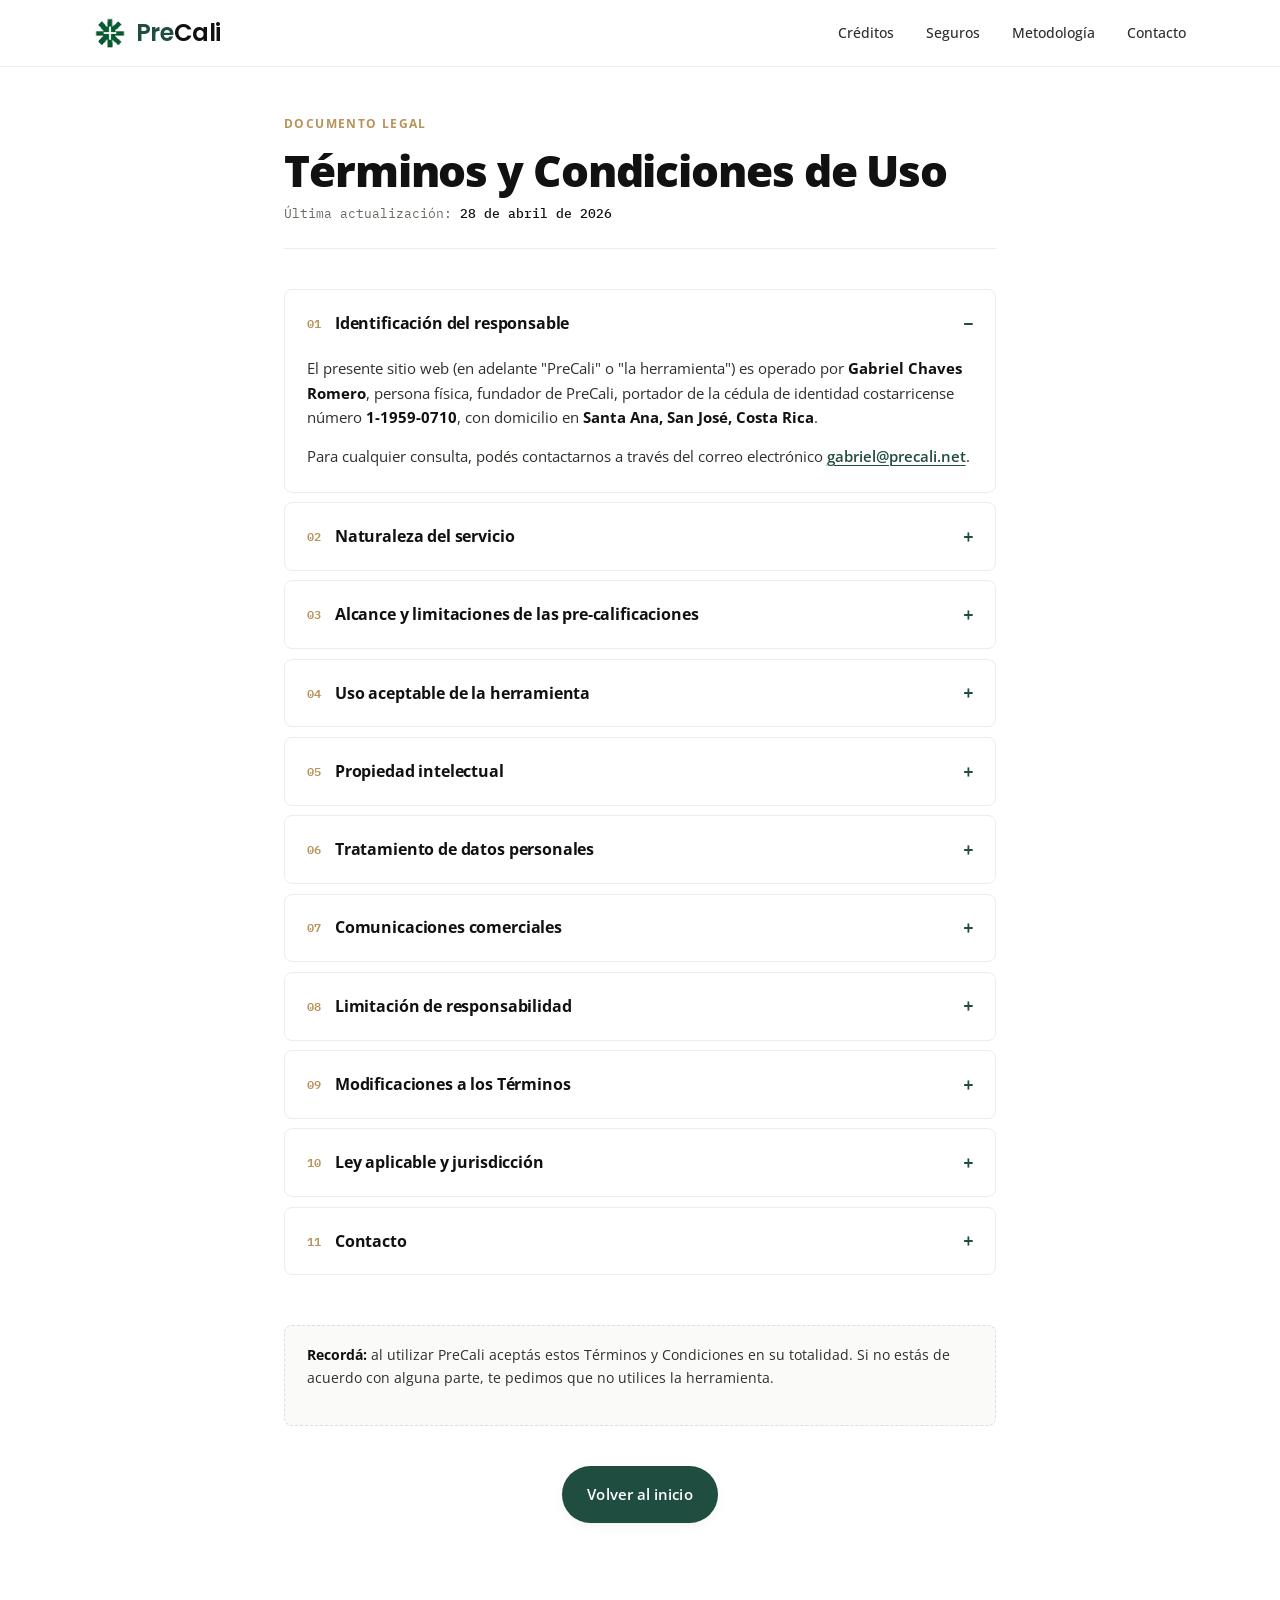
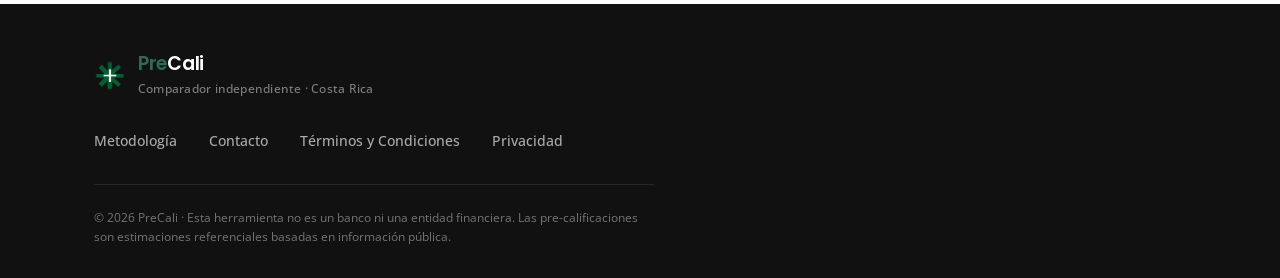
<file: terminos.html>
<!DOCTYPE html>
<html lang="es-CR">
<head>
  <meta charset="UTF-8" />
  <meta name="viewport" content="width=device-width, initial-scale=1.0" />
  <title>Términos y Condiciones — PreCali</title>
  <meta name="description" content="Términos y condiciones de uso de PreCali, comparador independiente de préstamos en Costa Rica." />
  <meta name="robots" content="index, follow" />
  <meta name="theme-color" content="#1F4D3F" />
  <link rel="preconnect" href="https://fonts.googleapis.com" />
  <link rel="preconnect" href="https://fonts.gstatic.com" crossorigin />
  <link href="https://fonts.googleapis.com/css2?family=Fraunces:opsz,wght@9..144,400;9..144,500;9..144,600&family=Open+Sans:ital,wght@0,400;0,500;0,600;0,700;0,800;1,700;1,800&family=Poppins:wght@500;600;700&family=IBM+Plex+Mono:wght@400;500&display=swap" rel="stylesheet" />
  <link rel="stylesheet" href="styles.css" />
  <link rel="icon" type="image/x-icon" href="favicon.ico" />
  <link rel="icon" type="image/png" sizes="32x32" href="favicon.png" />
  <link rel="icon" type="image/webp" href="favicon.webp" />
</head>
<body>

  <header class="site-header">
    <div class="container header-inner">
      <a href="index.html" class="logo" aria-label="PreCali — Volver al inicio">
        <picture>
          <source srcset="asterisco.webp" type="image/webp" />
          <img src="asterisco.png" alt="" class="logo-mark" />
        </picture>
        <span class="logo-text"><span class="logo-pre">Pre</span><span class="logo-cali">Cali</span></span>
      </a>
      <nav class="nav-links">
        <a href="index.html#calculadora">Créditos</a>
        <a href="index.html#seguros">Seguros</a>
        <a href="index.html#metodologia">Metodología</a>
        <a href="index.html#contacto">Contacto</a>
      </nav>
    </div>
  </header>

  <main>
    <section class="legal-section">
      <div class="container container-narrow">
        <div class="section-eyebrow">Documento legal</div>
        <h1 class="legal-title">Términos y Condiciones de Uso</h1>
        <p class="legal-meta">Última actualización: <strong>28 de abril de 2026</strong></p>

        <div class="legal-content">
<div class="legal-accordions">

<details class="metodologia legal-accordion" open>
  <summary><span class="accordion-num">01</span><span class="accordion-title">Identificación del responsable</span></summary>
  <div class="meto-body legal-accordion-body"><p>
            El presente sitio web (en adelante "PreCali" o "la herramienta") es operado por <strong>Gabriel Chaves Romero</strong>, persona física, fundador de PreCali, portador de la cédula de identidad costarricense número <strong>1-1959-0710</strong>, con domicilio en <strong>Santa Ana, San José, Costa Rica</strong>.
          </p>
          <p>
            Para cualquier consulta, podés contactarnos a través del correo electrónico <a href="mailto:gabriel@precali.net">gabriel@precali.net</a>.
          </p></div>
</details>

<details class="metodologia legal-accordion">
  <summary><span class="accordion-num">02</span><span class="accordion-title">Naturaleza del servicio</span></summary>
  <div class="meto-body legal-accordion-body"><p>
            PreCali es una <strong>herramienta digital de comparación e información financiera</strong> que permite a los usuarios obtener pre-calificaciones referenciales sobre préstamos personales, vehiculares e hipotecarios ofrecidos por diferentes entidades bancarias y financieras en Costa Rica.
          </p>
          <p>
            <strong>PreCali NO es una entidad bancaria, financiera, ni asesor de inversiones</strong>. No estamos regulados por la Superintendencia General de Entidades Financieras (SUGEF) ni intermediamos transacciones financieras. No otorgamos préstamos ni representamos a ninguna entidad bancaria.
          </p>
          <p>
            La información que ofrecemos tiene fines exclusivamente <strong>informativos y comparativos</strong>, basados en información pública disponible en los sitios web oficiales de las entidades financieras y reportes regulatorios de SUGEF.
          </p></div>
</details>

<details class="metodologia legal-accordion">
  <summary><span class="accordion-num">03</span><span class="accordion-title">Alcance y limitaciones de las pre-calificaciones</span></summary>
  <div class="meto-body legal-accordion-body"><p>
            Las pre-calificaciones generadas por PreCali son <strong>estimaciones de carácter referencial y no vinculante</strong>. La aprobación final de cualquier crédito, así como las condiciones específicas (tasa de interés, plazo, monto, garantías), dependen exclusivamente del análisis crediticio que realice la entidad financiera correspondiente.
          </p>
          <p>
            Factores que PreCali NO considera en sus estimaciones, pero que sí pueden afectar la decisión de un banco, incluyen sin limitación:
          </p>
          <ul>
            <li>Historial crediticio en el Centro de Información Crediticia (CIC) de SUGEF</li>
            <li>Antigüedad laboral y estabilidad de ingresos</li>
            <li>Sector económico al que pertenece el solicitante</li>
            <li>Score interno de cada entidad bancaria</li>
            <li>Productos financieros vigentes con la entidad</li>
            <li>Garantías adicionales que el solicitante pueda ofrecer</li>
          </ul>
          <p>
            Las tasas, plazos y porcentajes mostrados se actualizan periódicamente, pero pueden variar entre actualizaciones. La fecha de última verificación de cada banco se muestra en la sección "Metodología" del sitio.
          </p></div>
</details>

<details class="metodologia legal-accordion">
  <summary><span class="accordion-num">04</span><span class="accordion-title">Uso aceptable de la herramienta</span></summary>
  <div class="meto-body legal-accordion-body"><p>
            Al utilizar PreCali, te comprometés a:
          </p>
          <ul>
            <li>Proporcionar información veraz, exacta y actualizada en los campos del simulador</li>
            <li>No utilizar la herramienta para fines ilícitos, fraudulentos o no autorizados</li>
            <li>No intentar acceder, modificar, dañar o interferir con el funcionamiento del sitio</li>
            <li>No realizar ingeniería inversa, copia o redistribución del código o contenido sin autorización</li>
            <li>No utilizar bots, scrapers o sistemas automatizados para acceder masivamente a la herramienta</li>
          </ul></div>
</details>

<details class="metodologia legal-accordion">
  <summary><span class="accordion-num">05</span><span class="accordion-title">Propiedad intelectual</span></summary>
  <div class="meto-body legal-accordion-body"><p>
            El diseño, código, texto, gráficos, logotipos y demás elementos del sitio web PreCali son <strong>propiedad de Gabriel Chaves Romero</strong>, salvo aquellos elementos que pertenezcan a terceros (logotipos y marcas de los bancos comparados, que son propiedad de sus respectivos titulares).
          </p>
          <p>
            Las marcas, nombres comerciales y logotipos de las entidades bancarias mencionadas en este sitio son propiedad de sus respectivos titulares y se utilizan únicamente con fines informativos y de identificación, sin que ello implique vinculación, patrocinio o aprobación por parte de dichas entidades.
          </p></div>
</details>

<details class="metodologia legal-accordion">
  <summary><span class="accordion-num">06</span><span class="accordion-title">Tratamiento de datos personales</span></summary>
  <div class="meto-body legal-accordion-body"><p>
            El tratamiento de datos personales recolectados a través de PreCali se rige por nuestra <a href="privacidad.html">Política de Privacidad</a>, que forma parte integral de estos Términos y Condiciones.
          </p>
          <p>
            <strong>Importante:</strong> al solicitar el envío del detalle de tu pre-calificación por correo electrónico, otorgás tu consentimiento expreso para el tratamiento de tus datos conforme a la Política de Privacidad, incluyendo la posible compartición con socios comerciales aliados de PreCali en beneficio del usuario, según se detalla en dicha política.
          </p></div>
</details>

<details class="metodologia legal-accordion">
  <summary><span class="accordion-num">07</span><span class="accordion-title">Comunicaciones comerciales</span></summary>
  <div class="meto-body legal-accordion-body"><p>
            Al solicitar tu pre-calificación por correo electrónico, podrás optar (de forma voluntaria) por recibir comunicaciones de PreCali sobre:
          </p>
          <ul>
            <li>Actualizaciones de tasas de interés del mercado costarricense</li>
            <li>Nuevas funciones o herramientas disponibles</li>
            <li>Información financiera relevante para tu perfil</li>
          </ul>
          <p>
            Podés darte de baja de estas comunicaciones en cualquier momento haciendo clic en el enlace de "cancelar suscripción" presente en cada correo, o escribiendo a <a href="mailto:privacidad@precali.net">privacidad@precali.net</a>.
          </p></div>
</details>

<details class="metodologia legal-accordion">
  <summary><span class="accordion-num">08</span><span class="accordion-title">Limitación de responsabilidad</span></summary>
  <div class="meto-body legal-accordion-body"><p>
            PreCali se proporciona <strong>"tal cual"</strong>, sin garantías expresas o implícitas sobre la exactitud, integridad o actualidad de la información mostrada.
          </p>
          <p>
            En la máxima medida permitida por la ley costarricense, Gabriel Chaves Romero, operador de PreCali, no será responsable por:
          </p>
          <ul>
            <li>Decisiones financieras tomadas por el usuario con base en las estimaciones de la herramienta</li>
            <li>Diferencias entre las estimaciones mostradas y las condiciones finales ofrecidas por las entidades bancarias</li>
            <li>Pérdidas, daños o perjuicios derivados del uso o imposibilidad de uso del sitio</li>
            <li>Interrupciones del servicio por causas técnicas, de fuerza mayor o de terceros</li>
            <li>Contenido o políticas de los sitios web de terceros enlazados desde PreCali</li>
          </ul>
          <p>
            El usuario reconoce que cualquier decisión crediticia es de su exclusiva responsabilidad y debe ser tomada después de consultar directamente con la entidad bancaria de su elección y, cuando corresponda, con un asesor financiero profesional.
          </p></div>
</details>

<details class="metodologia legal-accordion">
  <summary><span class="accordion-num">09</span><span class="accordion-title">Modificaciones a los Términos</span></summary>
  <div class="meto-body legal-accordion-body"><p>
            PreCali se reserva el derecho de modificar estos Términos y Condiciones en cualquier momento. Los cambios se publicarán en esta misma página, indicando la fecha de la última actualización al inicio del documento.
          </p>
          <p>
            El uso continuado de la herramienta después de la publicación de cambios constituye la aceptación de los nuevos términos. Te recomendamos revisar este documento periódicamente.
          </p></div>
</details>

<details class="metodologia legal-accordion">
  <summary><span class="accordion-num">10</span><span class="accordion-title">Ley aplicable y jurisdicción</span></summary>
  <div class="meto-body legal-accordion-body"><p>
            Estos Términos y Condiciones se rigen por las leyes de la <strong>República de Costa Rica</strong>. Cualquier controversia derivada del uso de PreCali será resuelta ante los <strong>tribunales civiles de San José, Costa Rica</strong>, renunciando las partes a cualquier otro fuero que pudiera corresponderles.
          </p></div>
</details>

<details class="metodologia legal-accordion">
  <summary><span class="accordion-num">11</span><span class="accordion-title">Contacto</span></summary>
  <div class="meto-body legal-accordion-body"><p>
            Para cualquier consulta, comentario o reclamo relacionado con estos Términos y Condiciones, podés escribirnos a:
          </p>
          <ul>
            <li>Consultas generales: <a href="mailto:hola@precali.net">hola@precali.net</a></li>
            <li>Privacidad y datos personales: <a href="mailto:privacidad@precali.net">privacidad@precali.net</a></li>
            <li>Reportar datos desactualizados de bancos: <a href="mailto:datos@precali.net">datos@precali.net</a></li>
            <li>Contacto directo con el fundador: <a href="mailto:gabriel@precali.net">gabriel@precali.net</a></li>
          </ul></div>
</details>

<div class="legal-footer-note">
            <p>
              <strong>Recordá:</strong> al utilizar PreCali aceptás estos Términos y Condiciones en su totalidad. Si no estás de acuerdo con alguna parte, te pedimos que no utilices la herramienta.
            </p>
          </div>

</div>

          <p style="text-align: center; margin-top: 2.5rem;">
            <a href="index.html" class="btn-primary">Volver al inicio</a>
          </p>

        </div>
      </div>
    </section>
  </main>

  <footer class="site-footer">
    <div class="container footer-inner">
      <div class="footer-brand">
        <picture>
          <source srcset="asterisco.webp" type="image/webp" />
          <img src="asterisco.png" alt="" class="logo-mark" />
        </picture>
        <div>
          <div class="logo-text"><span class="logo-pre">Pre</span><span class="logo-cali">Cali</span></div>
          <div class="footer-tag">Comparador independiente · Costa Rica</div>
        </div>
      </div>
      <div class="footer-links">
        <a href="index.html#metodologia">Metodología</a>
        <a href="index.html#contacto">Contacto</a>
        <a href="terminos.html">Términos y Condiciones</a>
        <a href="privacidad.html">Privacidad</a>
      </div>
      <div class="footer-legal">
        <p>© 2026 PreCali · Esta herramienta no es un banco ni una entidad financiera. Las pre-calificaciones son estimaciones referenciales basadas en información pública.</p>
      </div>
    </div>
  </footer>

</body>
</html>
</file>
<file: styles.css>
﻿/* ================================================================
   PRE-CALI — Tema visual refinado v2
   Fondo blanco · Open Sans body · Fraunces solo en hero
   Acentos en verde esmeralda y oro/cobre
   ================================================================ */

:root {
  /* Paleta — fondo blanco como pidió el usuario */
  --white: #FFFFFF;
  --off-white: #FAFAF8;
  --gray-50: #F6F5F2;
  --gray-100: #EDECE7;
  --gray-200: #DFDDD6;
  --ink: #111111;
  --ink-soft: #2E2E2A;
  --ink-muted: #6B6A62;
  --ink-tertiary: #9A9890;

  --emerald: #1F4D3F;
  --emerald-light: #2E6B57;
  --emerald-dark: #163829;
  --emerald-bg: #E8EFE9;

  --gold: #B8935A;
  --gold-light: #D4B47A;
  --gold-bg: #F5EBD8;

  --rust: #A8492A;
  --warning: #8B6F1F;
  --warning-bg: #FEF6DA;

  /* Spacing */
  --space-xs: 0.5rem;
  --space-sm: 0.75rem;
  --space-md: 1rem;
  --space-lg: 1.5rem;
  --space-xl: 2rem;

  /* Radii */
  --r-sm: 4px;
  --r-md: 8px;
  --r-lg: 12px;
  --r-xl: 20px;

  /* Sombras */
  --shadow-soft: 0 1px 2px rgba(17, 17, 17, 0.04), 0 4px 12px rgba(17, 17, 17, 0.04);
  --shadow-medium: 0 2px 4px rgba(17, 17, 17, 0.06), 0 8px 24px rgba(17, 17, 17, 0.08);
  --shadow-strong: 0 4px 8px rgba(17, 17, 17, 0.08), 0 16px 48px rgba(17, 17, 17, 0.12);

  /* Tipografía */
  --font-display: 'Fraunces', Georgia, serif;  /* Solo para hero */
  --font-body: 'Open Sans', -apple-system, BlinkMacSystemFont, sans-serif;
  --font-mono: 'IBM Plex Mono', Menlo, monospace;
}

* { box-sizing: border-box; margin: 0; padding: 0; }

html {
  scroll-behavior: smooth;
  scroll-padding-top: 80px;
}

.anchor-scroll {
  position: relative;
  scroll-margin-top: 80px;
}

/* Scroll progress bar — línea esmeralda fina arriba que indica avance de lectura */
.scroll-progress {
  position: fixed;
  top: 0; left: 0;
  height: 2px;
  background: linear-gradient(90deg, var(--emerald) 0%, var(--gold) 100%);
  width: 0%;
  z-index: 200;
  transition: width 0.05s linear;
  pointer-events: none;
}

body {
  font-family: var(--font-body);
  font-weight: 400;
  font-size: 16px;
  line-height: 1.6;
  color: var(--ink);
  background: var(--white);
  -webkit-font-smoothing: antialiased;
  text-rendering: optimizeLegibility;
  overflow-x: hidden;
}

.container {
  max-width: 1140px;
  margin: 0 auto;
  padding: 0 1.5rem;
  position: relative;
  z-index: 2;
}

/* ============ HEADER ============ */
.site-header {
  position: sticky; top: 0; z-index: 100;
  background: rgba(255, 255, 255, 0.85);
  backdrop-filter: blur(12px);
  -webkit-backdrop-filter: blur(12px);
  border-bottom: 1px solid var(--gray-100);
}
.header-inner {
  display: flex; align-items: center; justify-content: space-between;
  padding: 1.05rem 1.5rem;
}
.logo {
  display: flex; align-items: center; gap: 0.6rem;
  text-decoration: none; color: var(--ink);
}
.logo picture {
  display: inline-flex;
  align-items: center;
  flex-shrink: 0;
}
.logo-mark {
  width: 32px; height: 32px;
  flex-shrink: 0;
  object-fit: contain;
  display: block;
}
.logo-text {
  font-family: 'Poppins', -apple-system, BlinkMacSystemFont, sans-serif;
  font-weight: 600;
  font-style: normal;
  font-size: 24px;
  letter-spacing: -0.015em;
  color: var(--ink);
  display: inline-flex;
  align-items: baseline;
  line-height: 1;
}
.logo-pre {
  color: var(--emerald);
}
.logo-cali {
  color: var(--ink);
}
.nav-links {
  display: flex; gap: 2rem;
}
.nav-links a {
  color: var(--ink-soft);
  text-decoration: none;
  font-size: 14px;
  font-weight: 500;
  transition: color 0.15s ease;
  position: relative;
}
.nav-links a::after {
  content: '';
  position: absolute; left: 0; bottom: -4px;
  width: 0; height: 2px;
  background: var(--emerald);
  transition: width 0.25s ease;
  border-radius: 2px;
}
.nav-links a:hover { color: var(--emerald); }
.nav-links a:hover::after { width: 100%; }
@media (max-width: 720px) {
  .nav-links { display: none; }
}

/* ============ HERO ============ */
.hero {
  min-height: calc(100vh - 72px);
  padding: 4.5rem 0 3.5rem;
  position: relative;
  overflow: hidden;
  display: flex;
  align-items: center;
}
.hero::before {
  content: '';
  position: absolute;
  inset: auto 0 0 0;
  height: 1px;
  background: var(--gray-100);
  pointer-events: none;
}
.hero-inner {
  position: relative;
  z-index: 1;
  display: grid;
  grid-template-columns: minmax(0, 1.05fr) minmax(320px, 0.75fr);
  gap: clamp(2rem, 6vw, 5rem);
  align-items: center;
}
.hero-copy {
  max-width: 760px;
  position: relative;
  z-index: 2;
}
.hero-eyebrow {
  display: inline-flex; align-items: center; gap: 0.5rem;
  font-family: var(--font-mono);
  font-size: 11px;
  letter-spacing: 0.1em;
  text-transform: uppercase;
  color: var(--ink-muted);
  background: var(--white);
  padding: 0.4rem 0.85rem;
  border-radius: 100px;
  border: 1px solid var(--gray-100);
  margin: -0.3rem 0 1.45rem;
  animation: fadeInUp 0.8s ease-out 0.24s both;
}
.hero-eyebrow .dot {
  width: 6px; height: 6px;
  background: var(--emerald);
  border-radius: 50%;
  animation: pulse 2s ease-in-out infinite;
}
@keyframes pulse {
  0%, 100% { opacity: 1; transform: scale(1); }
  50% { opacity: 0.5; transform: scale(0.8); }
}
/* Título hero — único elemento que mantiene Fraunces (al usuario le encanta) */
.hero-title {
  font-family: var(--font-display);
  font-weight: 400;
  font-size: clamp(3.4rem, 7vw, 6.8rem);
  line-height: 0.98;
  letter-spacing: -0.035em;
  color: var(--ink);
  max-width: 12.4ch;
  margin-bottom: 1.45rem;
  animation: fadeInUp 0.8s ease-out 0.1s both;
}
.hero-title em {
  font-style: italic;
  font-variation-settings: "opsz" 144;
  color: var(--emerald);
  font-weight: 500;
}
.cursor-blink {
  display: inline-block;
  color: var(--gold);
  animation: blink 1.2s ease-in-out infinite;
}
@keyframes blink {
  0%, 50% { opacity: 1; }
  51%, 100% { opacity: 0; }
}
.hero-sub {
  font-size: 18px;
  font-weight: 400;
  line-height: 1.62;
  color: var(--ink-soft);
  max-width: 58ch;
  margin-bottom: 1.15rem;
  animation: fadeInUp 0.8s ease-out 0.2s both;
}
.hero-actions {
  display: flex;
  flex-wrap: wrap;
  align-items: center;
  gap: 0.7rem;
  max-width: 520px;
  margin-bottom: 0;
  animation: fadeInUp 0.8s ease-out 0.3s both;
}
.hero-action {
  display: inline-flex;
  align-items: center;
  justify-content: center;
  min-height: 46px;
  padding: 0.78rem 1.15rem;
  border-radius: 999px;
  border: 1px solid var(--gray-100);
  background: rgba(255, 255, 255, 0.86);
  color: var(--ink);
  text-decoration: none;
  font-weight: 700;
  line-height: 1;
  box-shadow: 0 12px 28px rgba(17, 17, 17, 0.07);
  transition: transform 0.2s ease, box-shadow 0.2s ease, border-color 0.2s ease, background 0.2s ease;
}
.hero-action:hover {
  transform: translateY(-2px);
  box-shadow: var(--shadow-medium);
  border-color: rgba(31, 77, 63, 0.28);
}
.hero-action-primary {
  background: var(--emerald);
  color: var(--white);
  border-color: var(--emerald);
}
.hero-orbit {
  position: relative;
  z-index: 1;
  isolation: isolate;
  display: grid;
  grid-template-columns: repeat(14, minmax(0, 1fr));
  grid-template-rows: repeat(6, auto);
  align-content: center;
  gap: 1rem 0.45rem;
  min-height: 680px;
  padding: 2.25rem 1.75rem 2.75rem;
  overflow: visible;
  animation: fadeInUp 0.9s ease-out 0.24s both;
}
.question-cloud {
  position: relative;
  z-index: 2;
  padding: 1rem 1.1rem;
  border-radius: 26px;
  background: rgba(255, 255, 255, 0.9);
  border: 1px solid rgba(31, 77, 63, 0.12);
  box-shadow: 0 18px 46px rgba(17, 17, 17, 0.09);
  backdrop-filter: blur(10px);
  transition: transform 0.2s ease, box-shadow 0.2s ease;
}
.question-cloud:hover {
  transform: translateY(-2px);
  box-shadow: 0 24px 58px rgba(17, 17, 17, 0.12);
}
.question-cloud span {
  display: block;
  margin-bottom: 0.45rem;
  font-family: var(--font-mono);
  font-size: 10px;
  color: var(--gold);
  letter-spacing: 0.13em;
  text-transform: uppercase;
}
.question-cloud strong {
  display: block;
  font-size: clamp(1rem, 1.9vw, 1.35rem);
  line-height: 1.1;
  letter-spacing: -0.03em;
}
.question-cloud-large {
  width: 310px;
  max-width: calc(100vw - 2rem);
  min-height: 90px;
}
.question-cloud-medium {
  width: 258px;
  max-width: calc(100vw - 2rem);
  min-height: 74px;
}
.question-cloud-small {
  width: 232px;
  max-width: calc(100vw - 2rem);
  min-height: 62px;
  padding: 0.85rem 0.95rem;
}
.question-cloud-credit-main {
  grid-column: 7 / 15;
  grid-row: 3;
  justify-self: end;
}
.question-cloud-credit-two {
  grid-column: 1 / 7;
  grid-row: 1;
  justify-self: start;
}
.question-cloud-credit-three {
  grid-column: 5 / 11;
  grid-row: 2;
  justify-self: center;
}
.question-cloud-insurance-main {
  grid-column: 7 / 15;
  grid-row: 4;
  justify-self: end;
  margin-top: 0.15rem;
}
.question-cloud-insurance-two {
  grid-column: 5 / 11;
  grid-row: 5;
  justify-self: center;
}
.question-cloud-insurance-three {
  grid-column: 1 / 7;
  grid-row: 6;
  justify-self: start;
}
.hero-cta {
  animation: fadeInUp 0.8s ease-out 0.4s both;
}

@keyframes fadeInUp {
  from { opacity: 0; transform: translateY(20px); }
  to { opacity: 1; transform: translateY(0); }
}
@keyframes fadeInDown {
  from { opacity: 0; transform: translateY(-10px); }
  to { opacity: 1; transform: translateY(0); }
}

@media (max-width: 980px) {
  .hero {
    min-height: auto;
    padding: 4rem 0 3rem;
  }
  .hero-inner {
    grid-template-columns: 1fr;
  }
  .hero-orbit {
    display: none;
  }
  .hero-title {
    max-width: 11.5ch;
  }
}
@media (max-width: 640px) {
  .hero {
    padding: 3rem 0 2.5rem;
  }
  .hero-title {
    font-size: clamp(3rem, 16vw, 4.4rem);
  }
  .hero-actions {
    align-items: stretch;
  }
  .hero-action {
    width: 100%;
  }
}

/* ============ BUTTONS ============ */
.btn-primary {
  display: inline-flex; align-items: center; gap: 0.6rem;
  background: var(--emerald);
  color: var(--white);
  border: none;
  padding: 0.95rem 1.6rem;
  border-radius: 100px;
  font-family: var(--font-body);
  font-weight: 600;
  font-size: 15px;
  letter-spacing: 0.005em;
  cursor: pointer;
  text-decoration: none;
  transition: all 0.2s ease;
  box-shadow: var(--shadow-soft);
  position: relative;
  overflow: hidden;
  isolation: isolate; /* fija el z-index al contexto del botón */
}
.btn-primary::before {
  content: '';
  position: absolute; inset: 0;
  background: var(--emerald-dark);
  transform: translateY(100%);
  transition: transform 0.25s ease;
  z-index: -1; /* siempre detrás del contenido */
}
/* Aseguramos que TODOS los hijos (texto + svg) queden por encima */
.btn-primary > *,
.btn-primary svg {
  position: relative;
  z-index: 1;
}
.btn-primary:hover::before { transform: translateY(0); }
.btn-primary:hover {
  box-shadow: var(--shadow-medium);
  transform: translateY(-1px);
}
.btn-primary svg {
  transition: transform 0.2s ease;
}
.btn-primary:hover svg {
  transform: translateX(3px);
}

.btn-ghost {
  background: transparent;
  border: 1px solid var(--gray-200);
  color: var(--ink-soft);
  padding: 0.45rem 0.9rem;
  border-radius: 100px;
  font-family: var(--font-body);
  font-size: 12.5px;
  font-weight: 600;
  cursor: pointer;
  transition: all 0.15s ease;
}
.btn-ghost:hover {
  background: var(--off-white);
  color: var(--emerald);
  border-color: var(--emerald);
}

button { font-family: var(--font-body); }

.back-to-top {
  position: fixed;
  left: clamp(1rem, 3vw, 1.6rem);
  bottom: clamp(1rem, 3vw, 1.6rem);
  z-index: 80;
  display: inline-flex;
  align-items: center;
  gap: 0.45rem;
  min-height: 42px;
  padding: 0.68rem 0.95rem;
  border: 1px solid rgba(31, 77, 63, 0.18);
  border-radius: 999px;
  background: rgba(255, 255, 255, 0.92);
  color: var(--emerald);
  font: 700 13px/1 var(--font-body);
  box-shadow: 0 16px 38px rgba(17, 17, 17, 0.12);
  backdrop-filter: blur(10px);
  cursor: pointer;
  opacity: 0;
  pointer-events: none;
  transform: translateY(10px);
  transition: opacity 0.18s ease, transform 0.18s ease, background 0.18s ease, color 0.18s ease;
}
.back-to-top span:first-child {
  font-size: 16px;
  line-height: 1;
}
.back-to-top.is-visible {
  opacity: 1;
  pointer-events: auto;
  transform: translateY(0);
}
.back-to-top:hover {
  background: var(--emerald);
  color: var(--white);
}

/* ============ SECTIONS ============ */
.section-eyebrow {
  font-family: var(--font-body);
  font-size: 11.5px;
  letter-spacing: 0.12em;
  text-transform: uppercase;
  color: var(--gold);
  margin-bottom: 0.75rem;
  font-weight: 700;
}
.section-title {
  font-family: var(--font-body);
  font-size: clamp(1.75rem, 3.5vw, 2.4rem);
  font-weight: 700;
  letter-spacing: -0.025em;
  color: var(--ink);
  margin-bottom: 0.6rem;
  line-height: 1.15;
}
.section-sub {
  color: var(--ink-soft);
  max-width: 60ch;
  margin-bottom: 2rem;
  font-size: 16px;
  line-height: 1.6;
}

.calculator-section, .methodology-section {
  padding: 3.5rem 0 4rem;
}

/* ============ TABS ============ */
.tabs-label {
  display: block;
  font-family: var(--font-body);
  font-size: 13px;
  font-weight: 600;
  color: var(--ink-soft);
  margin-bottom: 0.5rem;
  letter-spacing: 0;
}
.loan-tabs {
  display: flex;
  gap: 0;
  background: var(--off-white);
  border: 1px solid var(--gray-100);
  border-radius: var(--r-lg);
  padding: 4px;
  margin-bottom: 1.5rem;
  position: relative;
  box-shadow: var(--shadow-soft);
}
.loan-tab {
  flex: 1;
  display: flex; align-items: center; justify-content: center;
  background: transparent;
  border: none;
  padding: 0.85rem 1rem;
  border-radius: calc(var(--r-lg) - 4px);
  cursor: pointer;
  transition: all 0.2s ease;
  color: var(--ink-muted);
  position: relative;
}
.loan-tab .tab-label {
  font-family: var(--font-body);
  font-weight: 600;
  font-size: 15.5px;
  letter-spacing: -0.005em;
}
.loan-tab:hover { color: var(--ink); }
.loan-tab.active {
  background: var(--emerald);
  color: var(--white);
  box-shadow: var(--shadow-soft);
}
.loan-tab.active .tab-label { font-weight: 700; }

/* ============ CARD ============ */
.card {
  background: var(--white);
  border: 1px solid var(--gray-100);
  border-radius: var(--r-xl);
  padding: 1.75rem;
  box-shadow: var(--shadow-soft);
  transition: box-shadow 0.3s ease;
}
.card:hover { box-shadow: var(--shadow-medium); }

.form-card { margin-bottom: 1rem; }
.form-grid {
  display: grid;
  grid-template-columns: 1fr 1fr;
  gap: 1.25rem 2rem;
}
.field-full { grid-column: 1 / -1; }

@media (max-width: 640px) {
  .form-grid { grid-template-columns: 1fr; gap: 1.25rem; }
}

.field-header {
  display: flex; justify-content: space-between; align-items: baseline;
  margin-bottom: 0.5rem;
}
.field label, .field-label-block {
  font-size: 13.5px;
  color: var(--ink-soft);
  font-weight: 600;
}
.field-label-block {
  display: block;
  margin-bottom: 0.5rem;
}
.field-value {
  font-family: var(--font-mono);
  font-size: 13px;
  font-weight: 500;
  color: var(--emerald);
  letter-spacing: -0.01em;
}
.field-hint {
  font-size: 11px;
  color: var(--ink-tertiary);
  margin-top: 0.5rem;
  font-family: var(--font-mono);
}

.amount-input {
  min-height: 44px;
  font-weight: 600;
}

.amount-helper {
  margin-top: 0.45rem;
  color: var(--emerald);
  font-family: var(--font-mono);
  font-size: 11px;
  font-weight: 800;
  letter-spacing: 0.02em;
}

/* Sliders */
input[type="range"] {
  width: 100%;
  height: 4px;
  background: var(--gray-100);
  border-radius: 100px;
  -webkit-appearance: none;
  appearance: none;
  cursor: pointer;
  outline: none;
}
input[type="range"]::-webkit-slider-thumb {
  -webkit-appearance: none;
  width: 20px; height: 20px;
  background: var(--emerald);
  border-radius: 50%;
  cursor: pointer;
  border: 3px solid var(--white);
  box-shadow: 0 1px 4px rgba(17, 17, 17, 0.2);
  transition: transform 0.15s ease;
}
input[type="range"]::-webkit-slider-thumb:hover {
  transform: scale(1.15);
}
input[type="range"]::-moz-range-thumb {
  width: 20px; height: 20px;
  background: var(--emerald);
  border-radius: 50%;
  cursor: pointer;
  border: 3px solid var(--white);
  box-shadow: 0 1px 4px rgba(17, 17, 17, 0.2);
}

/* Select */
.select {
  width: 100%;
  padding: 0.7rem 1rem;
  font-family: var(--font-body);
  font-size: 14px;
  font-weight: 500;
  color: var(--ink);
  background: var(--white);
  border: 1px solid var(--gray-200);
  border-radius: var(--r-md);
  cursor: pointer;
  transition: border-color 0.15s ease;
  appearance: none;
  -webkit-appearance: none;
  background-image: url("data:image/svg+xml,%3Csvg xmlns='http://www.w3.org/2000/svg' width='12' height='12' viewBox='0 0 24 24' fill='none' stroke='%236B6A62' stroke-width='2.5'%3E%3Cpath d='M6 9l6 6 6-6'/%3E%3C/svg%3E");
  background-repeat: no-repeat;
  background-position: right 0.85rem center;
  padding-right: 2.5rem;
}
.select:focus {
  outline: none;
  border-color: var(--emerald);
}
.select-sm {
  width: auto;
  font-size: 13px;
  padding: 0.55rem 2.25rem 0.55rem 0.85rem;
  background-position: right 0.7rem center;
}

/* ============ BANCOS ============ */
.banks-card { margin-bottom: 1rem; }
.banks-header {
  display: flex; justify-content: space-between; align-items: center;
  margin-bottom: 1.25rem;
  flex-wrap: wrap; gap: 0.75rem;
}
.banks-counter {
  font-family: var(--font-body);
  font-size: 13px;
  font-weight: 500;
  color: var(--ink-muted);
}
.banks-counter span {
  color: var(--emerald);
  font-weight: 700;
}
.banks-actions {
  display: flex; gap: 0.5rem;
}
.banks-grid {
  display: grid;
  grid-template-columns: repeat(auto-fit, minmax(170px, 1fr));
  gap: 0.6rem;
}
.bank-chip {
  display: flex; align-items: center; gap: 0.6rem;
  padding: 0.7rem 0.85rem;
  background: var(--off-white);
  border: 1px solid transparent;
  border-radius: var(--r-md);
  cursor: pointer;
  font-size: 13.5px;
  font-weight: 500;
  transition: all 0.15s ease;
  color: var(--ink-soft);
  user-select: none;
  animation: chipFadeIn 0.4s ease-out backwards;
}
@keyframes chipFadeIn {
  from { opacity: 0; transform: translateY(8px); }
  to { opacity: 1; transform: translateY(0); }
}
.bank-chip:nth-child(1) { animation-delay: 0.05s; }
.bank-chip:nth-child(2) { animation-delay: 0.10s; }
.bank-chip:nth-child(3) { animation-delay: 0.15s; }
.bank-chip:nth-child(4) { animation-delay: 0.20s; }
.bank-chip:nth-child(5) { animation-delay: 0.25s; }
.bank-chip:nth-child(6) { animation-delay: 0.30s; }
.bank-chip:nth-child(7) { animation-delay: 0.35s; }
.bank-chip:nth-child(8) { animation-delay: 0.40s; }
.bank-chip:hover {
  background: var(--white);
  border-color: var(--gray-200);
  transform: translateY(-1px);
}
.bank-chip.selected {
  background: var(--emerald-bg);
  border-color: var(--emerald);
  color: var(--emerald-dark);
  font-weight: 600;
}
.bank-chip input { display: none; }
.bank-logo {
  width: 28px; height: 28px;
  border-radius: 6px;
  display: flex; align-items: center; justify-content: center;
  color: white;
  font-family: var(--font-body);
  font-size: 10.5px;
  font-weight: 700;
  flex-shrink: 0;
  letter-spacing: -0.02em;
  transition: transform 0.2s ease;
}
.bank-chip:hover .bank-logo,
.verif-item:hover .bank-logo {
  transform: scale(1.05);
}
.bank-name {
  overflow: hidden;
  text-overflow: ellipsis;
  white-space: nowrap;
}

/* ============ AI CARD ============ */
.ai-card {
  position: relative;
  border-radius: var(--r-xl);
  padding: 1.75rem;
  margin-bottom: 1.5rem;
  overflow: hidden;
  background: linear-gradient(135deg, var(--emerald-dark) 0%, var(--emerald) 100%);
  color: var(--white);
  box-shadow: var(--shadow-medium);
  animation: aiSlideIn 0.5s ease-out;
}
@keyframes aiSlideIn {
  from { opacity: 0; transform: translateY(10px); }
  to { opacity: 1; transform: translateY(0); }
}
.ai-card-bg {
  position: absolute; inset: 0;
  background-image:
    radial-gradient(circle at 20% 50%, rgba(184, 147, 90, 0.18) 0%, transparent 40%),
    radial-gradient(circle at 80% 20%, rgba(212, 180, 122, 0.12) 0%, transparent 40%);
  pointer-events: none;
}
.ai-card-content { position: relative; z-index: 1; }
.ai-header {
  display: flex; align-items: center; gap: 1rem;
  margin-bottom: 1.25rem;
}
.ai-badge {
  display: inline-flex; align-items: center; gap: 0.4rem;
  font-family: var(--font-body);
  font-size: 11px;
  font-weight: 600;
  letter-spacing: 0.06em;
  text-transform: uppercase;
  background: rgba(255, 255, 255, 0.1);
  border: 1px solid rgba(255, 255, 255, 0.2);
  padding: 0.35rem 0.75rem;
  border-radius: 100px;
  color: var(--white);
}
.ai-pulse {
  width: 6px; height: 6px;
  background: var(--gold-light);
  border-radius: 50%;
  animation: pulse 1.5s ease-in-out infinite;
}
.ai-title {
  font-family: var(--font-body);
  font-size: 1.05rem;
  font-weight: 700;
  letter-spacing: -0.015em;
  color: var(--white);
}
.ai-body {
  display: flex; gap: 1.25rem;
  align-items: flex-start;
}
.ai-icon-wrap {
  width: 48px; height: 48px;
  background: rgba(255, 255, 255, 0.08);
  border: 1px solid rgba(255, 255, 255, 0.15);
  border-radius: 12px;
  display: flex; align-items: center; justify-content: center;
  flex-shrink: 0;
}
.ai-icon { font-size: 22px; }
.ai-content { flex: 1; min-width: 0; }
.ai-text {
  font-size: 14.5px;
  font-weight: 400;
  line-height: 1.6;
  color: rgba(255, 255, 255, 0.92);
  margin-bottom: 1rem;
}
.ai-text strong {
  color: var(--gold-light);
  font-weight: 700;
}
.ai-meta {
  display: flex; gap: 1.5rem; flex-wrap: wrap;
  padding-top: 1rem;
  border-top: 1px solid rgba(255, 255, 255, 0.12);
}
.ai-meta-item {
  display: flex; flex-direction: column; gap: 0.15rem;
}
.ai-meta-label {
  font-family: var(--font-body);
  font-size: 10.5px;
  font-weight: 600;
  letter-spacing: 0.08em;
  text-transform: uppercase;
  color: rgba(255, 255, 255, 0.6);
}
.ai-meta-value {
  font-family: var(--font-body);
  font-size: 16px;
  font-weight: 700;
  color: var(--white);
  letter-spacing: -0.015em;
}

/* ============ RESULTS ============ */
.results-header {
  display: flex; justify-content: space-between; align-items: center;
  margin-bottom: 1.25rem; gap: 1rem; flex-wrap: wrap;
}
.bank-card {
  background: var(--white);
  border: 1px solid var(--gray-100);
  border-radius: var(--r-xl);
  padding: 1.5rem;
  margin-bottom: 0.85rem;
  box-shadow: var(--shadow-soft);
  transition: all 0.25s ease;
  animation: resultFadeIn 0.4s ease-out backwards;
}
.bank-card:hover {
  box-shadow: var(--shadow-medium);
  transform: translateY(-2px);
}
.bank-card.best {
  border: 2px solid var(--emerald);
  padding: calc(1.5rem - 1px);
  background: linear-gradient(135deg, var(--white) 0%, var(--emerald-bg) 200%);
  position: relative;
}
.bank-card.best::before {
  content: '';
  position: absolute;
  inset: -2px;
  border-radius: var(--r-xl);
  background: linear-gradient(135deg, var(--emerald) 0%, var(--gold) 100%);
  z-index: -1;
  opacity: 0;
  transition: opacity 0.3s ease;
  filter: blur(8px);
}
.bank-card.best:hover::before {
  opacity: 0.25;
}
.bank-card.best:hover {
  transform: translateY(-3px);
}
@keyframes resultFadeIn {
  from { opacity: 0; transform: translateY(8px); }
  to { opacity: 1; transform: translateY(0); }
}
.best-badge {
  display: inline-flex; align-items: center; gap: 0.35rem;
  font-family: var(--font-body);
  font-size: 11px;
  font-weight: 700;
  letter-spacing: 0.08em;
  text-transform: uppercase;
  background: var(--emerald);
  color: var(--white);
  padding: 0.3rem 0.75rem;
  border-radius: 100px;
  margin-bottom: 0.85rem;
}
.best-badge::before {
  content: '★';
  font-family: serif;
  font-size: 10px;
}
.bank-card-header {
  display: flex; align-items: center; justify-content: space-between;
  gap: 1rem; margin-bottom: 1.25rem;
}
.bank-card-info {
  display: flex; align-items: center; gap: 0.85rem;
  min-width: 0; flex: 1;
}
.bank-card-info .bank-logo {
  width: 36px; height: 36px;
  font-size: 12px;
  border-radius: 8px;
}
.bank-card-info-text {
  min-width: 0; flex: 1;
}
.bank-card-name {
  font-family: var(--font-body);
  font-size: 17px;
  font-weight: 700;
  letter-spacing: -0.02em;
  color: var(--ink);
  margin-bottom: 0.15rem;
}
.bank-card-meta {
  font-family: var(--font-mono);
  font-size: 11.5px;
  color: var(--ink-muted);
}
.bank-card-meta .warn { color: var(--rust); }

.bank-card-actions {
  display: flex; flex-direction: column; gap: 0.4rem;
}
.btn-detail {
  background: transparent;
  border: 1px solid var(--gray-200);
  color: var(--ink-soft);
  padding: 0.5rem 0.95rem;
  border-radius: var(--r-md);
  font-size: 12.5px;
  font-weight: 600;
  cursor: pointer;
  white-space: nowrap;
  transition: all 0.15s ease;
}
.btn-detail:hover {
  border-color: var(--emerald);
  color: var(--emerald);
  background: var(--emerald-bg);
}
/* En el card "Mejor opción" el fondo ya es verde claro.
   Forzamos fondo blanco + borde más visible para que el botón se distinga del fondo. */
.bank-card.best .btn-detail {
  background: var(--white);
  border-color: var(--emerald);
  color: var(--emerald);
}
.bank-card.best .btn-detail:hover {
  background: var(--emerald);
  border-color: var(--emerald);
  color: var(--white);
}
.btn-email {
  background: var(--emerald);
  border: none;
  color: var(--white);
  padding: 0.5rem 0.95rem;
  border-radius: var(--r-md);
  font-size: 12.5px;
  cursor: pointer;
  white-space: nowrap;
  font-weight: 600;
  transition: all 0.15s ease;
}
.btn-email:hover { background: var(--emerald-dark); }

.bank-metrics {
  display: grid;
  grid-template-columns: repeat(4, 1fr);
  gap: 1rem;
  padding-top: 1rem;
  border-top: 1px dashed var(--gray-100);
}
.metric {
  display: flex; flex-direction: column; gap: 0.2rem;
}
.metric-label {
  font-family: var(--font-body);
  font-size: 10.5px;
  font-weight: 600;
  letter-spacing: 0.05em;
  text-transform: uppercase;
  color: var(--ink-tertiary);
}
.metric-value {
  font-family: var(--font-body);
  font-size: 17px;
  font-weight: 700;
  color: var(--ink);
  letter-spacing: -0.02em;
}
@media (max-width: 720px) {
  .bank-metrics { grid-template-columns: repeat(2, 1fr); }
  .bank-card-header { flex-direction: column; align-items: flex-start; }
  .bank-card-actions { flex-direction: row; align-self: stretch; }
  .bank-card-actions button { flex: 1; }
}

/* ============ NO CALIFICA / WARNING ============ */
.warning-strip {
  background: var(--warning-bg);
  border-radius: var(--r-md);
  padding: 0.75rem 1rem;
  margin-bottom: 1rem;
  font-size: 13px;
  font-weight: 500;
  color: var(--warning);
  border-left: 3px solid var(--gold);
}
.warning-strip strong { font-weight: 700; }

.no-calif-card {
  background: linear-gradient(135deg, var(--gold-bg) 0%, var(--off-white) 100%);
  border: 1px solid var(--gold-light);
  border-radius: var(--r-xl);
  padding: 2rem;
  margin-bottom: 1rem;
  animation: resultFadeIn 0.4s ease-out;
}
.no-calif-header {
  display: flex; align-items: flex-start; gap: 1rem;
  margin-bottom: 1.5rem;
}
.no-calif-icon {
  width: 44px; height: 44px;
  background: var(--white);
  border-radius: 50%;
  display: flex; align-items: center; justify-content: center;
  font-size: 20px;
  flex-shrink: 0;
  border: 1px solid var(--gold-light);
}
.no-calif-title {
  font-family: var(--font-body);
  font-size: 1.3rem;
  font-weight: 700;
  letter-spacing: -0.02em;
  color: var(--ink);
  margin-bottom: 0.25rem;
  line-height: 1.3;
}
.no-calif-sub {
  font-size: 14.5px;
  color: var(--ink-soft);
  line-height: 1.55;
}
.barrier-list {
  display: flex; flex-direction: column; gap: 0.75rem;
  margin-bottom: 1rem;
}
.barrier-item {
  background: var(--white);
  border-radius: var(--r-md);
  padding: 1rem 1.15rem;
  border-left: 3px solid var(--gold);
}
.barrier-title {
  font-family: var(--font-body);
  font-size: 15px;
  font-weight: 700;
  margin-bottom: 0.4rem;
  color: var(--ink);
  letter-spacing: -0.01em;
}
.barrier-desc {
  font-size: 13.5px;
  color: var(--ink-soft);
  line-height: 1.55;
  margin-bottom: 0.5rem;
}
.barrier-action {
  font-size: 13px;
  color: var(--emerald);
  font-weight: 600;
  display: flex; align-items: flex-start; gap: 0.4rem;
}
.barrier-action::before {
  content: '→';
  font-family: var(--font-mono);
}
.no-calif-foot {
  background: var(--white);
  border-radius: var(--r-md);
  padding: 1rem 1.15rem;
  font-size: 13px;
  color: var(--ink-soft);
  line-height: 1.55;
}
.no-calif-foot strong { color: var(--ink); font-weight: 700; }

/* ============ DISCLAIMER ============ */
.disclaimer-box {
  background: var(--off-white);
  border-radius: var(--r-md);
  padding: 1rem 1.25rem;
  font-size: 12.5px;
  color: var(--ink-muted);
  line-height: 1.55;
  border: 1px dashed var(--gray-200);
  margin-top: 1.5rem;
}
.disclaimer-box strong { color: var(--ink); font-weight: 700; }
.disclaimer-box a {
  color: var(--emerald);
  text-decoration: underline;
  text-decoration-thickness: 1px;
  text-underline-offset: 2px;
  font-weight: 600;
}
.disclaimer-box a:hover { color: var(--emerald-dark); }

/* Links legales dentro del modal de email */
.legal-link {
  color: var(--emerald);
  text-decoration: underline;
  text-decoration-thickness: 1px;
  text-underline-offset: 2px;
  font-weight: 600;
}
.legal-link:hover { color: var(--emerald-dark); }

/* ============ METHODOLOGY ============ */
.methodology-section {
  background: var(--off-white);
  border-top: 1px solid var(--gray-100);
  border-bottom: 1px solid var(--gray-100);
}
.methodology-grid {
  display: flex; flex-direction: column; gap: 0.6rem;
}
.metodologia {
  background: var(--white);
  border: 1px solid var(--gray-100);
  border-radius: var(--r-md);
  transition: box-shadow 0.2s ease;
}
.metodologia:hover { box-shadow: var(--shadow-soft); }
.metodologia summary {
  cursor: pointer;
  padding: 1rem 1.25rem;
  font-family: var(--font-body);
  font-size: 15.5px;
  font-weight: 700;
  color: var(--ink);
  list-style: none;
  display: flex; align-items: center; justify-content: space-between;
  letter-spacing: -0.01em;
}
.metodologia summary::-webkit-details-marker { display: none; }
.metodologia summary::after {
  content: '+';
  font-family: var(--font-mono);
  font-size: 18px;
  font-weight: 500;
  color: var(--emerald);
  transition: transform 0.2s ease;
}
.metodologia[open] summary::after { content: '−'; }
.meto-body {
  padding: 0 1.25rem 1.25rem;
  font-size: 14px;
  line-height: 1.65;
  color: var(--ink-soft);
}
.meto-body code {
  font-family: var(--font-mono);
  font-size: 12.5px;
  background: var(--off-white);
  padding: 2px 6px;
  border-radius: 4px;
}
.meto-body a {
  color: var(--emerald);
  text-decoration: underline;
  text-decoration-thickness: 1px;
  text-underline-offset: 3px;
  font-weight: 600;
}
.verif-grid {
  display: grid;
  grid-template-columns: repeat(auto-fit, minmax(240px, 1fr));
  gap: 0.5rem;
  margin-top: 0.5rem;
}
.verif-item {
  display: flex; align-items: center; gap: 0.6rem;
  padding: 0.5rem 0;
}
.verif-item .bank-logo {
  width: 22px; height: 22px;
  font-size: 9px;
  border-radius: 5px;
}
.verif-item-name {
  font-size: 13px;
  font-weight: 600;
  color: var(--ink);
}
.verif-item-date {
  font-family: var(--font-mono);
  font-size: 11px;
  color: var(--ink-tertiary);
}

/* ============ CTA ============ */
.cta-section {
  padding: 4rem 0;
  background: var(--emerald-dark);
  color: var(--white);
  text-align: center;
  position: relative;
  overflow: hidden;
}
.cta-section::before {
  content: '';
  position: absolute; inset: 0;
  background-image:
    radial-gradient(circle at 30% 50%, rgba(184, 147, 90, 0.12) 0%, transparent 40%),
    radial-gradient(circle at 70% 30%, rgba(212, 180, 122, 0.1) 0%, transparent 40%);
}
.cta-section .container { position: relative; z-index: 1; }
.cta-title {
  font-family: var(--font-body);
  font-size: clamp(1.75rem, 3.5vw, 2.4rem);
  font-weight: 700;
  letter-spacing: -0.025em;
  margin-bottom: 0.75rem;
  line-height: 1.2;
}
.cta-sub {
  color: rgba(255, 255, 255, 0.78);
  max-width: 50ch;
  margin: 0 auto 2rem;
  font-size: 16px;
}
.cta-section .btn-primary {
  background: var(--white);
  color: var(--emerald-dark);
}
.cta-section .btn-primary::before {
  background: var(--off-white);
}

/* ============ FOOTER ============ */
.site-footer {
  background: var(--ink);
  color: var(--gray-100);
  padding: 3rem 0 2rem;
}
.footer-inner {
  display: flex; flex-direction: column; gap: 2rem;
}
.footer-brand {
  display: flex; align-items: center; gap: 0.75rem;
}
.footer-brand picture {
  display: inline-flex;
  align-items: center;
  flex-shrink: 0;
}
.footer-brand .logo-text {
  font-family: 'Poppins', -apple-system, sans-serif;
  font-weight: 600;
  font-style: normal;
  font-size: 19px;
  letter-spacing: -0.015em;
}
.footer-brand .logo-pre {
  color: var(--emerald-light); /* mismo verde de marca, ligeramente más claro para visibilidad sobre fondo oscuro */
}
.footer-brand .logo-cali {
  color: var(--white);
}
.footer-brand .logo-mark {
  width: 32px; height: 32px;
  flex-shrink: 0;
  object-fit: contain;
  display: block;
}
.footer-tag {
  font-family: var(--font-body);
  font-size: 11.5px;
  font-weight: 500;
  color: rgba(237, 236, 231, 0.5);
  letter-spacing: 0.02em;
  margin-top: 0.15rem;
}
.footer-links {
  display: flex; gap: 2rem; flex-wrap: wrap;
}
.footer-links a {
  color: rgba(237, 236, 231, 0.7);
  text-decoration: none;
  font-size: 13.5px;
  font-weight: 500;
  transition: color 0.15s ease;
}
.footer-links a:hover { color: var(--gold-light); }
.footer-legal {
  font-size: 12px;
  color: rgba(237, 236, 231, 0.45);
  line-height: 1.55;
  padding-top: 1.5rem;
  border-top: 1px solid rgba(237, 236, 231, 0.1);
  max-width: 80ch;
}

/* ============ MODAL ============ */
.modal-overlay {
  position: fixed; inset: 0;
  background: rgba(17, 17, 17, 0.55);
  backdrop-filter: blur(4px);
  -webkit-backdrop-filter: blur(4px);
  display: flex; align-items: flex-start; justify-content: center;
  padding: 2rem 1rem;
  z-index: 1000;
  overflow-y: auto;
  animation: modalFadeIn 0.2s ease-out;
}
@keyframes modalFadeIn {
  from { opacity: 0; }
  to { opacity: 1; }
}
.modal {
  background: var(--white);
  border-radius: var(--r-xl);
  max-width: 580px;
  width: 100%;
  padding: 1.75rem;
  box-shadow: var(--shadow-strong);
  animation: modalSlideUp 0.3s ease-out;
  max-height: 90vh;
  overflow-y: auto;
}
@keyframes modalSlideUp {
  from { opacity: 0; transform: translateY(20px); }
  to { opacity: 1; transform: translateY(0); }
}
.modal-header {
  display: flex; justify-content: space-between; align-items: flex-start;
  gap: 1rem; margin-bottom: 1.5rem;
}
.modal-header-info {
  display: flex; align-items: center; gap: 0.85rem; min-width: 0;
}
.modal-header-info .bank-logo {
  width: 40px; height: 40px;
  font-size: 13px; border-radius: 9px;
}
.modal-header-name {
  font-family: var(--font-body);
  font-size: 19px;
  font-weight: 700;
  letter-spacing: -0.02em;
  color: var(--ink);
  margin-bottom: 0.15rem;
}
.modal-header-tag {
  font-family: var(--font-mono);
  font-size: 11.5px;
  color: var(--ink-muted);
}
.modal-close {
  background: transparent;
  border: none;
  font-size: 22px;
  color: var(--ink-muted);
  cursor: pointer;
  width: 32px; height: 32px;
  border-radius: 50%;
  display: flex; align-items: center; justify-content: center;
  transition: all 0.15s ease;
}
.modal-close:hover {
  background: var(--gray-100);
  color: var(--ink);
}
.modal-section-title {
  font-family: var(--font-body);
  font-size: 14px;
  font-weight: 700;
  color: var(--ink);
  margin-bottom: 0.6rem;
  letter-spacing: -0.01em;
}
.modal-table {
  background: var(--off-white);
  border-radius: var(--r-md);
  padding: 0.6rem 1rem;
  margin-bottom: 1.25rem;
}
.modal-row {
  display: flex; justify-content: space-between; gap: 0.75rem;
  padding: 0.5rem 0;
  border-bottom: 1px solid var(--gray-100);
  font-size: 13px;
}
.modal-row:last-child { border-bottom: none; }
.modal-row .label { color: var(--ink-muted); font-weight: 500; }
.modal-row .val { font-weight: 600; text-align: right; color: var(--ink); }

.modal-glosario {
  background: var(--off-white);
  border-radius: var(--r-md);
  padding: 0.85rem 1rem;
  font-size: 12.5px;
  line-height: 1.6;
  margin-bottom: 0.6rem;
  color: var(--ink-soft);
}
.modal-glosario strong { color: var(--ink); font-weight: 700; }
.modal-glosario em { color: var(--emerald); font-style: normal; font-weight: 600; }

/* ============ Requisitos por banco/tipo de préstamo ============ */
.modal-requisitos-intro {
  font-size: 13px;
  color: var(--ink-soft);
  line-height: 1.6;
  margin-bottom: 1rem;
  padding: 0.7rem 0.95rem;
  background: var(--gold-bg);
  border-left: 3px solid var(--gold);
  border-radius: var(--r-sm);
}
.modal-requisitos-intro strong { color: var(--ink); font-weight: 700; }

.modal-requisitos {
  display: flex;
  flex-direction: column;
  gap: 0.85rem;
  margin-bottom: 1.5rem;
}

.requisitos-grupo {
  background: var(--off-white);
  border-radius: var(--r-md);
  padding: 0.85rem 1rem;
  border-left: 3px solid var(--emerald);
}

.requisitos-categoria {
  font-family: var(--font-body);
  font-size: 12px;
  font-weight: 700;
  letter-spacing: 0.04em;
  text-transform: uppercase;
  color: var(--emerald);
  margin-bottom: 0.5rem;
}

.requisitos-lista {
  margin: 0;
  padding-left: 1.15rem;
  list-style-type: disc;
}

.requisitos-lista li {
  font-size: 12.5px;
  color: var(--ink-soft);
  line-height: 1.55;
  margin-bottom: 0.3rem;
}

.requisitos-lista li:last-child {
  margin-bottom: 0;
}

.requisitos-lista li::marker {
  color: var(--emerald);
}

.modal-actions {
  display: flex; flex-direction: column; gap: 0.5rem;
  margin-top: 1.25rem;
}
.modal-link-official {
  display: flex; align-items: center; justify-content: center; gap: 0.5rem;
  text-align: center;
  padding: 0.75rem 1rem;
  border: 1px solid var(--gray-200);
  border-radius: var(--r-md);
  text-decoration: none;
  color: var(--ink);
  font-size: 13.5px;
  font-weight: 600;
  transition: all 0.15s ease;
}
.modal-link-official:hover {
  border-color: var(--emerald);
  color: var(--emerald);
  background: var(--emerald-bg);
}
.modal-btn-email {
  background: var(--emerald);
  color: var(--white);
  border: none;
  padding: 0.75rem 1rem;
  border-radius: var(--r-md);
  font-size: 13.5px;
  font-weight: 600;
  cursor: pointer;
  transition: all 0.15s ease;
}
.modal-btn-email:hover:not(:disabled) { background: var(--emerald-dark); }
.modal-btn-email:disabled {
  background: var(--gray-200);
  color: var(--ink-tertiary);
  cursor: not-allowed;
  opacity: 0.85;
}

/* Animación de shake cuando intenta enviar sin aceptar términos */
@keyframes checkboxShake {
  0%, 100% { transform: translateX(0); }
  20%, 60% { transform: translateX(-6px); }
  40%, 80% { transform: translateX(6px); }
}
.checkbox-shake {
  animation: checkboxShake 0.5s ease-in-out;
}
.checkbox-shake input[type="checkbox"] {
  outline: 2px solid var(--rust);
  outline-offset: 2px;
  border-radius: 2px;
}
.modal-btn-cancel {
  background: transparent;
  border: 1px solid var(--gray-200);
  color: var(--ink-soft);
  padding: 0.65rem 1rem;
  border-radius: var(--r-md);
  font-size: 13px;
  font-weight: 500;
  cursor: pointer;
  transition: all 0.15s ease;
}
.modal-btn-cancel:hover { background: var(--gray-100); }
.modal-source {
  font-size: 11.5px;
  color: var(--ink-tertiary);
  line-height: 1.5;
  margin-top: 1rem;
  padding-top: 1rem;
  border-top: 1px dashed var(--gray-100);
}

/* Email modal */
.input-text {
  width: 100%;
  padding: 0.7rem 0.95rem;
  font-family: var(--font-body);
  font-size: 14px;
  font-weight: 500;
  color: var(--ink);
  background: var(--white);
  border: 1px solid var(--gray-200);
  border-radius: var(--r-md);
  transition: border-color 0.15s ease;
}
.input-text:focus {
  outline: none;
  border-color: var(--emerald);
}
.input-label {
  display: block;
  font-size: 12.5px;
  color: var(--ink-muted);
  margin-bottom: 0.3rem;
  font-weight: 600;
}
.checkbox-row {
  display: flex; gap: 0.5rem; align-items: flex-start;
  font-size: 12px;
  color: var(--ink-muted);
  cursor: pointer;
  line-height: 1.5;
  margin-top: 0.4rem;
  font-weight: 500;
}
.checkbox-row input[type="checkbox"] {
  margin-top: 2px;
  accent-color: var(--emerald);
  width: 14px; height: 14px;
  flex-shrink: 0;
}

.success-modal {
  text-align: center;
}
.success-icon {
  width: 56px; height: 56px;
  background: var(--emerald-bg);
  border: 2px solid var(--emerald);
  border-radius: 50%;
  display: flex; align-items: center; justify-content: center;
  margin: 0 auto 1.25rem;
  color: var(--emerald);
  font-size: 26px;
  font-weight: 700;
  animation: successPop 0.4s ease-out;
}
@keyframes successPop {
  0% { transform: scale(0); }
  60% { transform: scale(1.1); }
  100% { transform: scale(1); }
}
.success-title {
  font-family: var(--font-body);
  font-size: 22px;
  font-weight: 700;
  letter-spacing: -0.02em;
  color: var(--ink);
  margin-bottom: 0.5rem;
}
.success-text {
  font-size: 14px;
  color: var(--ink-soft);
  line-height: 1.6;
  margin-bottom: 1.5rem;
}
.success-text strong { color: var(--ink); font-weight: 700; }

/* ============ PÁGINAS LEGALES (Términos / Privacidad) ============ */
.container-narrow {
  max-width: 760px;
}

.legal-section {
  padding: 3rem 0 4rem;
  background: var(--white);
}

.legal-title {
  font-family: var(--font-body);
  font-weight: 800;
  font-size: clamp(2rem, 4vw, 2.75rem);
  letter-spacing: -0.025em;
  color: var(--ink);
  margin-bottom: 0.5rem;
  line-height: 1.15;
}

.legal-meta {
  font-family: var(--font-mono);
  font-size: 13px;
  color: var(--ink-muted);
  margin-bottom: 2.5rem;
  padding-bottom: 1.5rem;
  border-bottom: 1px solid var(--gray-100);
}
.legal-meta strong { color: var(--ink); font-weight: 500; }

.legal-meta-inline {
  font-family: var(--font-mono);
  font-size: 12.5px;
  color: var(--ink-muted);
  background: var(--off-white);
  padding: 0.7rem 0.95rem;
  border-radius: var(--r-md);
  margin-top: 0.75rem;
  border-left: 3px solid var(--gold);
}
.legal-meta-inline strong { color: var(--ink); font-weight: 600; }

.legal-content {
  font-family: var(--font-body);
  font-size: 15.5px;
  line-height: 1.75;
  color: var(--ink-soft);
}

.legal-content h2 {
  font-family: var(--font-body);
  font-weight: 700;
  font-size: 1.35rem;
  color: var(--ink);
  letter-spacing: -0.015em;
  margin-top: 2.5rem;
  margin-bottom: 0.85rem;
  padding-top: 0.5rem;
}

.legal-content h2:first-of-type { margin-top: 0.5rem; }

.legal-content p {
  margin-bottom: 1.1rem;
}

.legal-content ul {
  margin-bottom: 1.1rem;
  padding-left: 1.4rem;
}

.legal-content li {
  margin-bottom: 0.5rem;
  line-height: 1.7;
}

.legal-content li::marker {
  color: var(--emerald);
}

.legal-content strong {
  color: var(--ink);
  font-weight: 700;
}

.legal-content a:not(.btn-primary) {
  color: var(--emerald);
  text-decoration: underline;
  text-decoration-thickness: 1px;
  text-underline-offset: 3px;
  font-weight: 600;
  transition: color 0.15s ease;
}
.legal-content a:not(.btn-primary):hover {
  color: var(--emerald-dark);
}

.legal-highlight {
  background: var(--emerald-bg);
  border-left: 4px solid var(--emerald);
  padding: 1rem 1.25rem;
  border-radius: var(--r-md);
  margin: 1.25rem 0 1.5rem;
  font-size: 14.5px;
  color: var(--ink);
}
.legal-highlight strong { color: var(--emerald-dark); }

.legal-highlight-important {
  background: var(--gold-bg);
  border-left-color: var(--gold);
}
.legal-highlight-important strong {
  color: var(--warning);
}

.legal-footer-note {
  background: var(--off-white);
  border: 1px dashed var(--gray-200);
  border-radius: var(--r-md);
  padding: 1.15rem 1.4rem;
  margin-top: 2.5rem;
  font-size: 13.5px;
  line-height: 1.65;
}
.legal-footer-note strong { color: var(--ink); font-weight: 700; }

/* ============ ACORDEONES en páginas legales ============ */
.legal-accordions {
  display: flex;
  flex-direction: column;
  gap: 0.6rem;
  margin-top: 1.5rem;
}

.legal-accordion {
  background: var(--white);
  border: 1px solid var(--gray-100);
  border-radius: var(--r-md);
  transition: box-shadow 0.2s ease;
}

.legal-accordion:hover {
  box-shadow: var(--shadow-soft);
}

.legal-accordion summary {
  cursor: pointer;
  padding: 1.1rem 1.35rem;
  font-family: var(--font-body);
  font-size: 15.5px;
  font-weight: 700;
  color: var(--ink);
  list-style: none;
  display: flex;
  align-items: center;
  gap: 0.85rem;
  letter-spacing: -0.01em;
}

.legal-accordion summary::-webkit-details-marker { display: none; }

.legal-accordion summary::after {
  content: '+';
  margin-left: auto;
  font-family: var(--font-mono);
  font-size: 18px;
  font-weight: 500;
  color: var(--emerald);
  transition: transform 0.2s ease;
}

.legal-accordion[open] summary::after { content: '−'; }

.accordion-num {
  font-family: var(--font-mono);
  font-size: 12px;
  font-weight: 600;
  color: var(--gold);
  letter-spacing: 0.03em;
  flex-shrink: 0;
}

.accordion-title {
  flex: 1;
}

.legal-accordion-body {
  padding: 0 1.35rem 1.4rem;
  font-size: 14.5px;
  line-height: 1.7;
  color: var(--ink-soft);
}

.legal-accordion-body p {
  margin-bottom: 0.85rem;
}

.legal-accordion-body p:last-child {
  margin-bottom: 0;
}

.legal-accordion-body ul {
  margin-bottom: 0.85rem;
  padding-left: 1.4rem;
}

.legal-accordion-body li {
  margin-bottom: 0.4rem;
  line-height: 1.65;
}

.legal-accordion-body li::marker {
  color: var(--emerald);
}

.legal-accordion-body strong {
  color: var(--ink);
  font-weight: 700;
}

.legal-accordion-body a:not(.btn-primary) {
  color: var(--emerald);
  text-decoration: underline;
  text-decoration-thickness: 1px;
  text-underline-offset: 3px;
  font-weight: 600;
}

/* ============ REGION / SEGUROS ============ */
.country-select-wrap {
  display: inline-flex;
  align-items: center;
  gap: 0.45rem;
  padding: 0.42rem 0.7rem 0.42rem 0.85rem;
  border: 1px solid var(--gray-100);
  border-radius: 100px;
  background: var(--white);
  box-shadow: var(--shadow-soft);
  animation: fadeInDown 0.6s ease-out;
}
.country-select-wrap:focus-within {
  border-color: var(--emerald);
  box-shadow: 0 0 0 4px rgba(31, 77, 63, 0.08), var(--shadow-soft);
}
.country-label {
  font-family: var(--font-mono);
  font-size: 10px;
  font-weight: 600;
  letter-spacing: 0.09em;
  text-transform: uppercase;
  color: var(--ink-muted);
}
.country-flag {
  font-size: 17px;
  line-height: 1;
}
.country-select {
  border: 0;
  outline: 0;
  background: transparent;
  color: var(--ink-soft);
  font-family: var(--font-body);
  font-size: 13px;
  font-weight: 700;
  cursor: pointer;
}
.insurance-section {
  padding: 3.5rem 0 4rem;
  background: var(--white);
}
.insurance-grid {
  display: grid;
  grid-template-columns: repeat(3, 1fr);
  gap: 1rem;
  margin-top: 1.5rem;
}
.insurance-card {
  background: var(--white);
  border: 1px solid var(--gray-100);
  border-radius: var(--r-xl);
  padding: 1.5rem;
  box-shadow: var(--shadow-soft);
  transition: box-shadow 0.25s ease, transform 0.25s ease;
  animation: resultFadeIn 0.4s ease-out backwards;
}
.insurance-card:nth-child(2) { animation-delay: 0.08s; }
.insurance-card:nth-child(3) { animation-delay: 0.16s; }
.insurance-card:hover {
  box-shadow: var(--shadow-medium);
  transform: translateY(-2px);
}
.insurance-num {
  display: inline-flex;
  margin-bottom: 0.85rem;
  color: var(--emerald);
  font-family: var(--font-mono);
  font-size: 11px;
  letter-spacing: 0.12em;
}
.insurance-card h3 {
  font-size: 18px;
  font-weight: 700;
  letter-spacing: -0.02em;
  margin-bottom: 0.45rem;
}
.insurance-card p {
  color: var(--ink-muted);
  font-size: 14px;
  line-height: 1.6;
}
.market-pending-card {
  grid-column: 1 / -1;
  display: flex;
  gap: 1rem;
  align-items: flex-start;
  padding: 1.4rem;
  background: var(--off-white);
  border: 1px dashed var(--gray-200);
  border-radius: var(--r-xl);
  animation: resultFadeIn 0.4s ease-out;
}
.market-pending-flag {
  width: 42px;
  height: 42px;
  border-radius: 50%;
  background: var(--white);
  display: flex;
  align-items: center;
  justify-content: center;
  box-shadow: var(--shadow-soft);
  font-size: 22px;
  flex-shrink: 0;
}
.market-pending-card strong {
  display: block;
  margin-bottom: 0.3rem;
  font-size: 17px;
}
.market-pending-card p {
  color: var(--ink-muted);
  font-size: 14px;
  line-height: 1.6;
}
.market-results-card {
  animation: resultFadeIn 0.4s ease-out;
}
.status-ok {
  display: inline-flex;
  align-items: center;
  justify-content: center;
  width: 100%;
  padding: 0.48rem 0.78rem;
  border-radius: 100px;
  background: var(--emerald);
  color: var(--white);
  font-size: 11px;
  font-weight: 800;
  letter-spacing: 0.08em;
  text-transform: uppercase;
  box-shadow: 0 8px 20px rgba(31, 77, 63, 0.18);
}
.status-no {
  display: inline-flex;
  align-items: center;
  justify-content: center;
  padding: 0.48rem 0.8rem;
  border-radius: 100px;
  background: rgba(164, 73, 48, 0.1);
  color: var(--rust);
  border: 1px solid rgba(164, 73, 48, 0.18);
  font-size: 11px;
  font-weight: 800;
  letter-spacing: 0.08em;
  text-transform: uppercase;
  white-space: nowrap;
}
.not-qualified-section {
  margin-top: 1.15rem;
  animation: resultFadeIn 0.4s ease-out;
}
.not-qualified-title {
  font-family: var(--font-mono);
  color: var(--ink-muted);
  font-size: 11px;
  font-weight: 600;
  letter-spacing: 0.1em;
  text-transform: uppercase;
  margin: 0 0 0.75rem;
}
.bank-card-muted {
  background: var(--off-white);
  box-shadow: none;
  opacity: 0.92;
  padding: 1rem 1.15rem;
  margin-bottom: 0.65rem;
}
.bank-card-muted:hover {
  transform: none;
  box-shadow: var(--shadow-soft);
}
.bank-card-muted .bank-card-header {
  margin-bottom: 0;
}
.bank-card-muted .bank-card-name {
  color: var(--ink-soft);
}
.bank-card-muted .bank-card-meta {
  white-space: normal;
  line-height: 1.45;
}

@media (max-width: 860px) {
  .country-select-wrap {
    margin-left: auto;
  }
  .insurance-grid {
    grid-template-columns: 1fr;
  }
}

@media (max-width: 720px) {
  .country-label {
    display: none;
  }
  .status-ok,
  .status-no {
    flex: 1;
    min-height: 38px;
  }
}

/* ============ MOBILE POLISH / VERCEL ============ */
.country-flag {
  display: inline-flex;
  align-items: center;
  justify-content: center;
  flex: 0 0 auto;
  min-width: 1.45rem;
}

@media (max-width: 720px) {
  .bank-card-actions {
    display: grid;
    grid-template-columns: 1fr 1fr;
    align-self: stretch;
    width: 100%;
    gap: 0.55rem;
  }

  .bank-card-actions .status-ok,
  .bank-card-actions .status-no {
    grid-column: 1 / -1;
    justify-self: start;
    flex: initial;
  }

  .bank-card-actions button {
    width: 100%;
    min-width: 0;
    white-space: normal;
    line-height: 1.15;
    padding: 0.72rem 0.75rem;
  }
}

@media (max-width: 640px) {
  .hero {
    min-height: auto;
    padding: 2.1rem 0 1.8rem;
    align-items: flex-start;
  }

  .hero-title {
    font-size: clamp(2.8rem, 14.4vw, 4rem);
    line-height: 0.96;
    margin-bottom: 1rem;
  }

  .hero-sub {
    font-size: 16.5px;
    line-height: 1.5;
    margin-bottom: 0.85rem;
  }

  .hero-eyebrow {
    font-size: 10px;
    line-height: 1.35;
    padding: 0.35rem 0.72rem;
    margin: 0 0 0.85rem;
  }

  .hero-actions {
    gap: 0.55rem;
  }

  .hero-action {
    min-height: 42px;
    padding: 0.68rem 1rem;
  }
}
/* ============ COUNTRY FLAG / DESKTOP SAFE ============ */
.country-select-wrap {
  position: relative;
}

.country-flag {
  width: 22px;
  height: 15px;
  min-width: 22px;
  border-radius: 3px;
  overflow: hidden;
  border: 1px solid rgba(18, 18, 18, 0.12);
  box-shadow: 0 1px 2px rgba(18, 18, 18, 0.08);
  font-size: 0;
  line-height: 0;
  background: var(--gray-100);
}

html[data-pais="cr"] .country-flag {
  background: linear-gradient(180deg, #002b7f 0 16%, #ffffff 16% 32%, #ce1126 32% 68%, #ffffff 68% 84%, #002b7f 84% 100%);
}

html[data-pais="mx"] .country-flag {
  background: linear-gradient(90deg, #006847 0 33.33%, #ffffff 33.33% 66.66%, #ce1126 66.66% 100%);
}

html[data-pais="gt"] .country-flag {
  background: linear-gradient(90deg, #4997d0 0 33.33%, #ffffff 33.33% 66.66%, #4997d0 66.66% 100%);
}

html[data-pais="sv"] .country-flag,
html[data-pais="hn"] .country-flag,
html[data-pais="ni"] .country-flag {
  background: linear-gradient(180deg, #0f47af 0 33.33%, #ffffff 33.33% 66.66%, #0f47af 66.66% 100%);
}

html[data-pais="pa"] .country-flag {
  background: conic-gradient(from 90deg, #d21034 0 25%, #ffffff 0 50%, #005293 0 75%, #ffffff 0 100%);
}

@media (max-width: 640px) {
  .hero {
    padding-bottom: 2.65rem;
  }
}




/* ============ SEGUROS COTIZADOR ============ */
.insurance-tool { margin-top: 1.75rem; margin-bottom: 1.35rem; }
.insurance-tool-head { display: flex; align-items: flex-start; justify-content: space-between; gap: 1rem; margin-bottom: 1.15rem; }
.insurance-results-head .section-eyebrow { display: block; margin-bottom: 0.4rem; font-family: var(--font-mono); color: var(--gold); font-size: 11px; font-weight: 700; letter-spacing: 0.12em; text-transform: uppercase; }
.insurance-tool-head h3, .insurance-results-head h3 { margin: 0; font-size: 22px; line-height: 1.15; letter-spacing: -0.03em; }
.insurance-country-pill { flex-shrink: 0; padding: 0.55rem 0.85rem; border-radius: 999px; border: 1px solid var(--gray-100); background: var(--off-white); color: var(--ink-soft); font-family: var(--font-mono); font-size: 11px; font-weight: 700; letter-spacing: 0.04em; }
.insurance-tabs { display: flex; gap: 0; padding: 4px; margin-bottom: 1.5rem; background: var(--off-white); border: 1px solid var(--gray-100); border-radius: var(--r-lg); box-shadow: var(--shadow-soft); }
.insurance-tab { flex: 1; display: flex; align-items: center; justify-content: center; border: 0; border-radius: calc(var(--r-lg) - 4px); padding: 0.85rem 1rem; background: transparent; color: var(--ink-muted); font-family: var(--font-body); cursor: pointer; transition: background 0.18s ease, color 0.18s ease, box-shadow 0.18s ease; }
.insurance-tab .tab-label { font-family: var(--font-body); font-weight: 600; font-size: 15.5px; letter-spacing: -0.005em; }
.insurance-tab:hover { color: var(--ink); }
.insurance-tab.active { background: var(--emerald); color: var(--white); box-shadow: var(--shadow-soft); }
.insurance-tab.active .tab-label { font-weight: 700; }
.insurance-form .input-text { min-height: 42px; }
.insurance-disclaimer { margin-top: 1.25rem; padding: 1rem 1.1rem; border-radius: var(--r-lg); border: 1px solid rgba(181, 131, 64, 0.22); background: rgba(181, 131, 64, 0.08); color: var(--ink-soft); font-size: 13px; line-height: 1.6; }
.insurance-disclaimer strong { color: var(--ink); }
.insurance-results-head { display: flex; justify-content: space-between; align-items: end; gap: 1rem; margin: 1.6rem 0 1rem; }
.insurance-results { display: grid; gap: 0.8rem; }
.insurance-result { background: var(--white); border: 1px solid var(--gray-100); border-radius: var(--r-xl); padding: 1.15rem; box-shadow: var(--shadow-soft); animation: resultFadeIn 0.35s ease-out backwards; transition: box-shadow 0.22s ease, transform 0.22s ease, border-color 0.22s ease; }
.insurance-result:hover { box-shadow: var(--shadow-medium); transform: translateY(-2px); }
.insurance-result.best { border-color: var(--emerald); box-shadow: 0 16px 45px rgba(31, 77, 63, 0.1); }
.insurance-result-main { display: flex; align-items: center; justify-content: space-between; gap: 1rem; margin-bottom: 0.95rem; }
.insurance-badges { display: flex; flex-wrap: wrap; justify-content: flex-end; gap: 0.4rem; }
.insurance-badge { display: inline-flex; align-items: center; border-radius: 999px; padding: 0.35rem 0.65rem; background: var(--off-white); color: var(--ink-muted); font-family: var(--font-mono); font-size: 10px; font-weight: 800; letter-spacing: 0.08em; text-transform: uppercase; white-space: nowrap; }
.insurance-badge.badge-price { background: var(--emerald); color: var(--white); }
.insurance-result-metrics { display: grid; grid-template-columns: 1fr 1fr 1.45fr; gap: 0.8rem; padding-top: 0.85rem; border-top: 1px dashed var(--gray-100); }
.insurance-result-metrics div { min-width: 0; }
.insurance-result-metrics span { display: block; margin-bottom: 0.28rem; color: var(--ink-tertiary); font-family: var(--font-mono); font-size: 10.5px; font-weight: 700; letter-spacing: 0.08em; text-transform: uppercase; }
.insurance-result-metrics strong { color: var(--ink); font-size: 16px; line-height: 1.25; }
.insurance-details { margin-top: 0.9rem; border-top: 1px solid var(--gray-100); padding-top: 0.55rem; }
.insurance-details summary { cursor: pointer; color: var(--emerald); font-size: 13px; font-weight: 800; list-style: none; }
.insurance-details summary::-webkit-details-marker { display: none; }
.insurance-details summary::before { content: '▸'; margin-right: 0.35rem; font-size: 10px; }
.insurance-details[open] summary::before { content: '▾'; }
.insurance-detail-body { margin-top: 0.55rem; color: var(--ink-muted); font-size: 13px; line-height: 1.6; }
.insurance-detail-body p + p { margin-top: 0.4rem; }
.insurance-result-actions { display: flex; justify-content: flex-end; margin-top: 0.75rem; }
.insurance-result-actions .btn-detail { display: inline-flex; align-items: center; justify-content: center; min-height: 38px; min-width: 148px; text-decoration: none; }
@media (max-width: 760px) {
  .insurance-tool-head, .insurance-results-head, .insurance-result-main { flex-direction: column; align-items: flex-start; }
  .insurance-country-pill, .insurance-results-head .select-sm { width: 100%; }
  .insurance-result-metrics { grid-template-columns: 1fr; }
  .insurance-badges { justify-content: flex-start; }
  .insurance-result-actions, .insurance-result-actions .btn-detail { width: 100%; }
}
@media (max-width: 520px) {
  .insurance-tabs { flex-direction: column; }
  .insurance-tool { padding: 1.25rem; }
}

.insurance-fields[hidden] {
  display: none !important;
}
</file>
